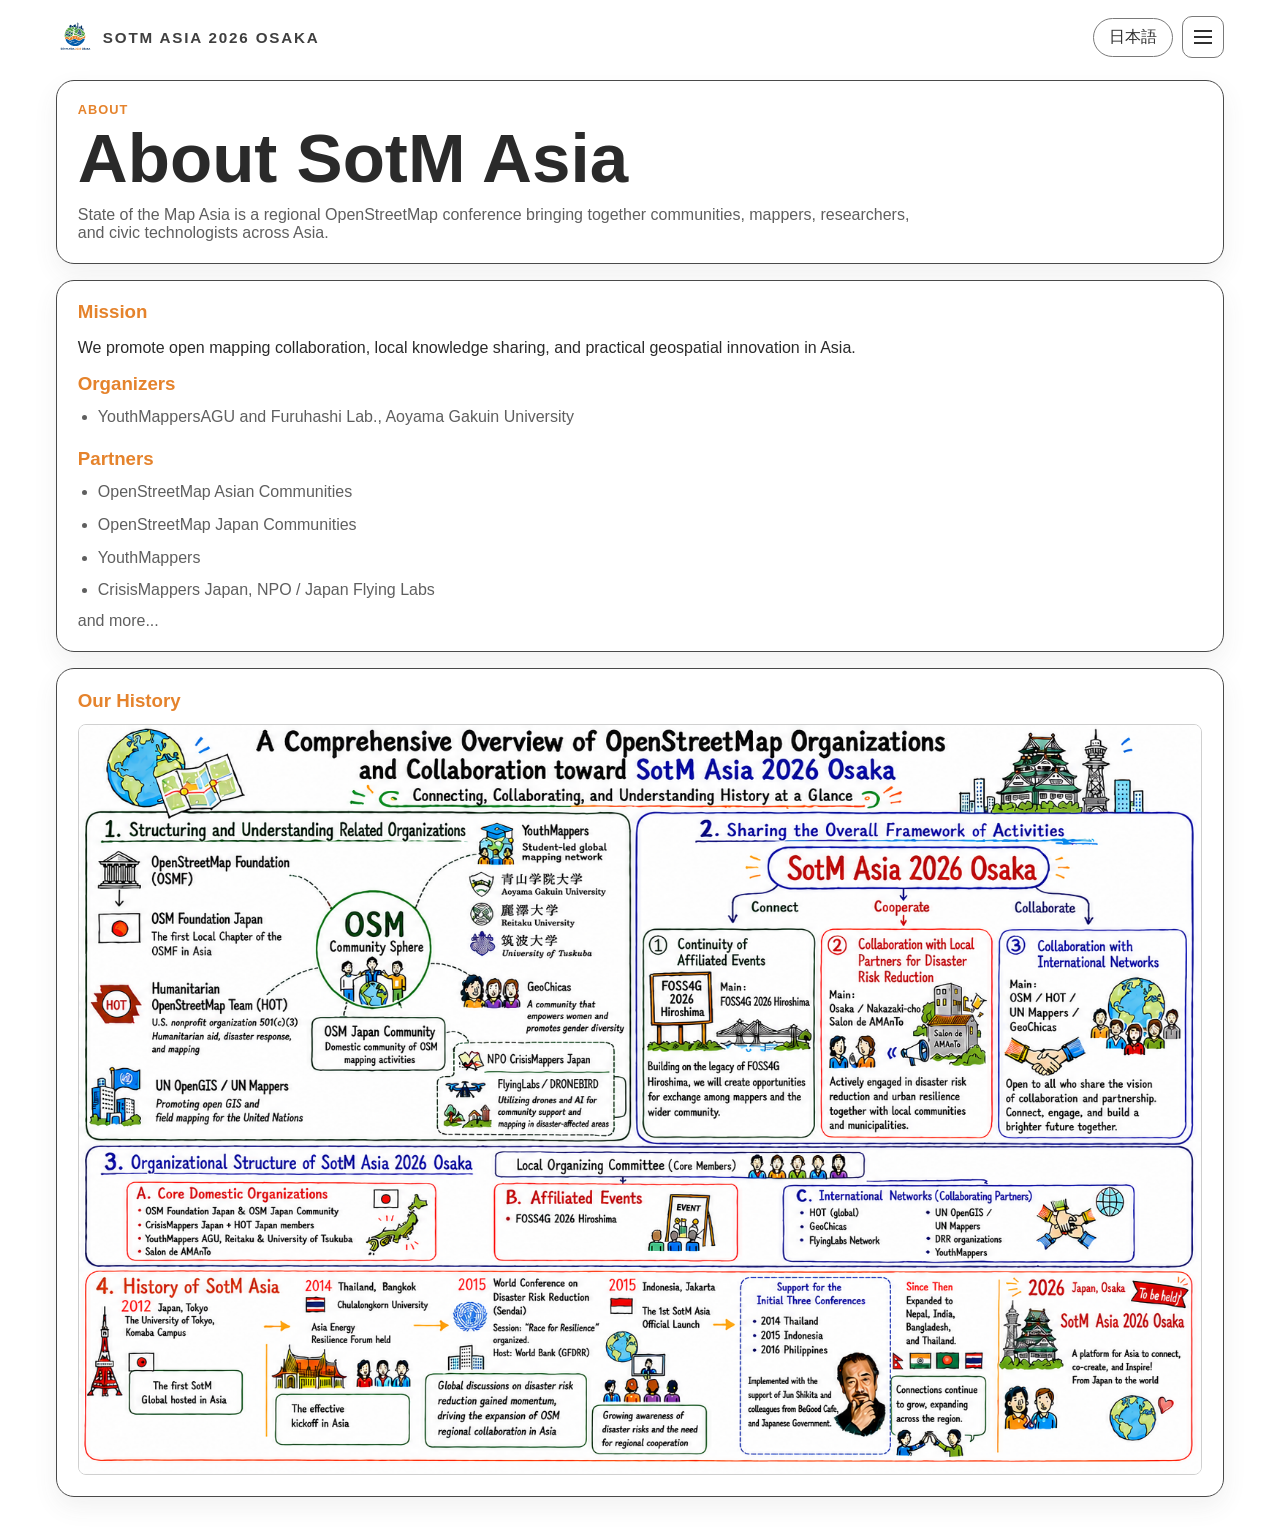
<file: about.html>
<!doctype html>
<html lang="en">
<head>
  <meta charset="utf-8" />
  <meta name="viewport" content="width=device-width, initial-scale=1" />
  <title>About SotM Asia | State of the Map Asia 2026 OSAKA</title>
  <meta name="description" content="About State of the Map Asia 2026 OSAKA" />
  <meta property="og:title" content="About SotM Asia | State of the Map Asia 2026 OSAKA" />
  <meta property="og:description" content="About State of the Map Asia 2026 OSAKA" />
  <meta property="og:type" content="website" />
  <meta property="og:image" content="assets/SotMAsia2026Osaka_Thumnail.jpg" />
  <link rel="icon" type="image/svg+xml" href="assets/SotMAsia2026Osaka_TakoyakiLogo.svg" />
  <link rel="stylesheet" href="styles.css" />
</head>
<body>
  <header class="topbar">
    <a class="brand" href="index.html" aria-label="Go to home"><img class="brand-mark" src="assets/SotMAsia2026Osaka_TakoyakiLogo.svg" alt="" /> <span>SotM Asia 2026 Osaka</span></a>
    <div class="top-actions">
      <button id="lang-toggle" class="lang-toggle" type="button" aria-label="Switch language">日本語</button>
      <button id="menu-toggle" class="menu-toggle" type="button" aria-label="Open menu" aria-expanded="false" aria-controls="site-menu"><span></span><span></span><span></span></button>
    </div>
  </header>

  <nav id="site-menu" class="site-menu" aria-hidden="true">
    <a href="index.html" data-i18n="menu_home">HOME</a>
    <a href="about.html" class="active" data-i18n="menu_about">About SotM Asia</a>
    <a href="news.html" data-i18n="menu_news">News</a>
    <a href="venue.html" data-i18n="menu_venue">Venue</a>
    <a href="schedule.html" data-i18n="menu_schedule">Schedule</a>
    <a href="mappingparties.html" data-i18n="menu_mapping">Mapping Parties</a>
    <a href="coc.html" data-i18n="menu_coc">Code of Conduct</a>
  </nav>

  <main class="layout">
    <section class="panel intro">
      <p class="eyebrow" data-i18n="eyebrow">About</p>
      <h1 data-i18n="title">About SotM Asia</h1>
      <p class="lead" data-i18n="lead">State of the Map Asia is a regional OpenStreetMap conference bringing together communities, mappers, researchers, and civic technologists across Asia.</p>
    </section>

    <section class="panel intro">
      <h3 data-i18n="mission_title">Mission</h3>
      <p data-i18n="mission_body">We promote open mapping collaboration, local knowledge sharing, and practical geospatial innovation in Asia.</p>
      <h3 data-i18n="org_title">Organizers</h3>
      <ul class="about-list">
        <li>YouthMappersAGU and Furuhashi Lab., Aoyama Gakuin University</li>
      </ul>
      <h3 data-i18n="partners_title">Partners</h3>
      <ul class="about-list">
        <li>OpenStreetMap Asian Communities</li>
        <li>OpenStreetMap Japan Communities</li>
        <li>YouthMappers</li>
        <li>CrisisMappers Japan, NPO / Japan Flying Labs</li>
      </ul>
      <p class="about-note">and more...</p>
    </section>

    <section class="panel intro history-section">
      <h3 data-i18n="history_title">Our History</h3>
      <img
        id="history-image"
        class="history-image"
        src="assets/SotMAsiaHistory_en.png"
        alt="SotM Asia history overview"
        loading="lazy"
      />
    </section>
  </main>

  <script>
    (function () {
      const dict = {
        en: {
          toggle: '日本語',
          description: 'About State of the Map Asia 2026 OSAKA',
          og_description: 'About State of the Map Asia 2026 OSAKA',
          menu_home: 'HOME', menu_about: 'About SotM Asia', menu_news: 'News', menu_venue: 'Venue', menu_schedule: 'Schedule', menu_mapping: 'Mapping Parties', menu_coc: 'Code of Conduct',
          eyebrow: 'About', title: 'About SotM Asia',
          lead: 'State of the Map Asia is a regional OpenStreetMap conference bringing together communities, mappers, researchers, and civic technologists across Asia.',
          mission_title: 'Mission', mission_body: 'We promote open mapping collaboration, local knowledge sharing, and practical geospatial innovation in Asia.',
          org_title: 'Organizers', partners_title: 'Partners',
          history_title: 'Our History',
          history_image: 'assets/SotMAsiaHistory_en.png',
          history_alt: 'SotM Asia history overview'
        },
        ja: {
          toggle: 'English',
          description: 'State of the Map Asia 2026 OSAKA の概要',
          og_description: 'State of the Map Asia 2026 OSAKA の概要',
          menu_home: 'HOME', menu_about: 'SotM Asia について', menu_news: 'ニュース', menu_venue: '会場', menu_schedule: 'スケジュール', menu_mapping: 'マッピングパーティ', menu_coc: '行動規範',
          eyebrow: '概要', title: 'SotM Asia について',
          lead: 'State of the Map Asia は、アジア各地のコミュニティ、マッパー、研究者、シビックテック実践者が集まる OpenStreetMap の地域カンファレンスです。',
          mission_title: 'ミッション', mission_body: 'オープンマッピングの協働、地域知の共有、実践的な地理空間イノベーションをアジアで推進します。',
          org_title: '運営', partners_title: 'パートナー',
          history_title: '歴史',
          history_image: 'assets/SotMAsiaHistory_ja.png',
          history_alt: 'SotM Asia の歴史概要'
        }
      };
      const menuToggle = document.getElementById('menu-toggle');
      const siteMenu = document.getElementById('site-menu');
      const langToggle = document.getElementById('lang-toggle');
      const metaDescription = document.querySelector('meta[name="description"]');
      const ogDescription = document.querySelector('meta[property="og:description"]');
      const historyImage = document.getElementById('history-image');
      function applyLang(lang) {
        const t = dict[lang] || dict.en;
        document.documentElement.lang = lang;
        langToggle.textContent = t.toggle;
        if (metaDescription) metaDescription.setAttribute('content', t.description);
        if (ogDescription) ogDescription.setAttribute('content', t.og_description);
        if (historyImage) {
          historyImage.setAttribute('src', t.history_image);
          historyImage.setAttribute('alt', t.history_alt);
        }
        document.querySelectorAll('[data-i18n]').forEach(function (el) {
          const key = el.getAttribute('data-i18n');
          if (t[key]) el.textContent = t[key];
        });
        localStorage.setItem('preferredLanguage', lang);
      }
      let currentLang = localStorage.getItem('preferredLanguage') === 'ja' ? 'ja' : 'en';
      applyLang(currentLang);
      langToggle.addEventListener('click', function () {
        currentLang = currentLang === 'en' ? 'ja' : 'en';
        applyLang(currentLang);
      });
      menuToggle.addEventListener('click', function () {
        const open = siteMenu.classList.toggle('open');
        menuToggle.setAttribute('aria-expanded', open ? 'true' : 'false');
        siteMenu.setAttribute('aria-hidden', open ? 'false' : 'true');
      });
    })();
  </script>
</body>
</html>
</file>
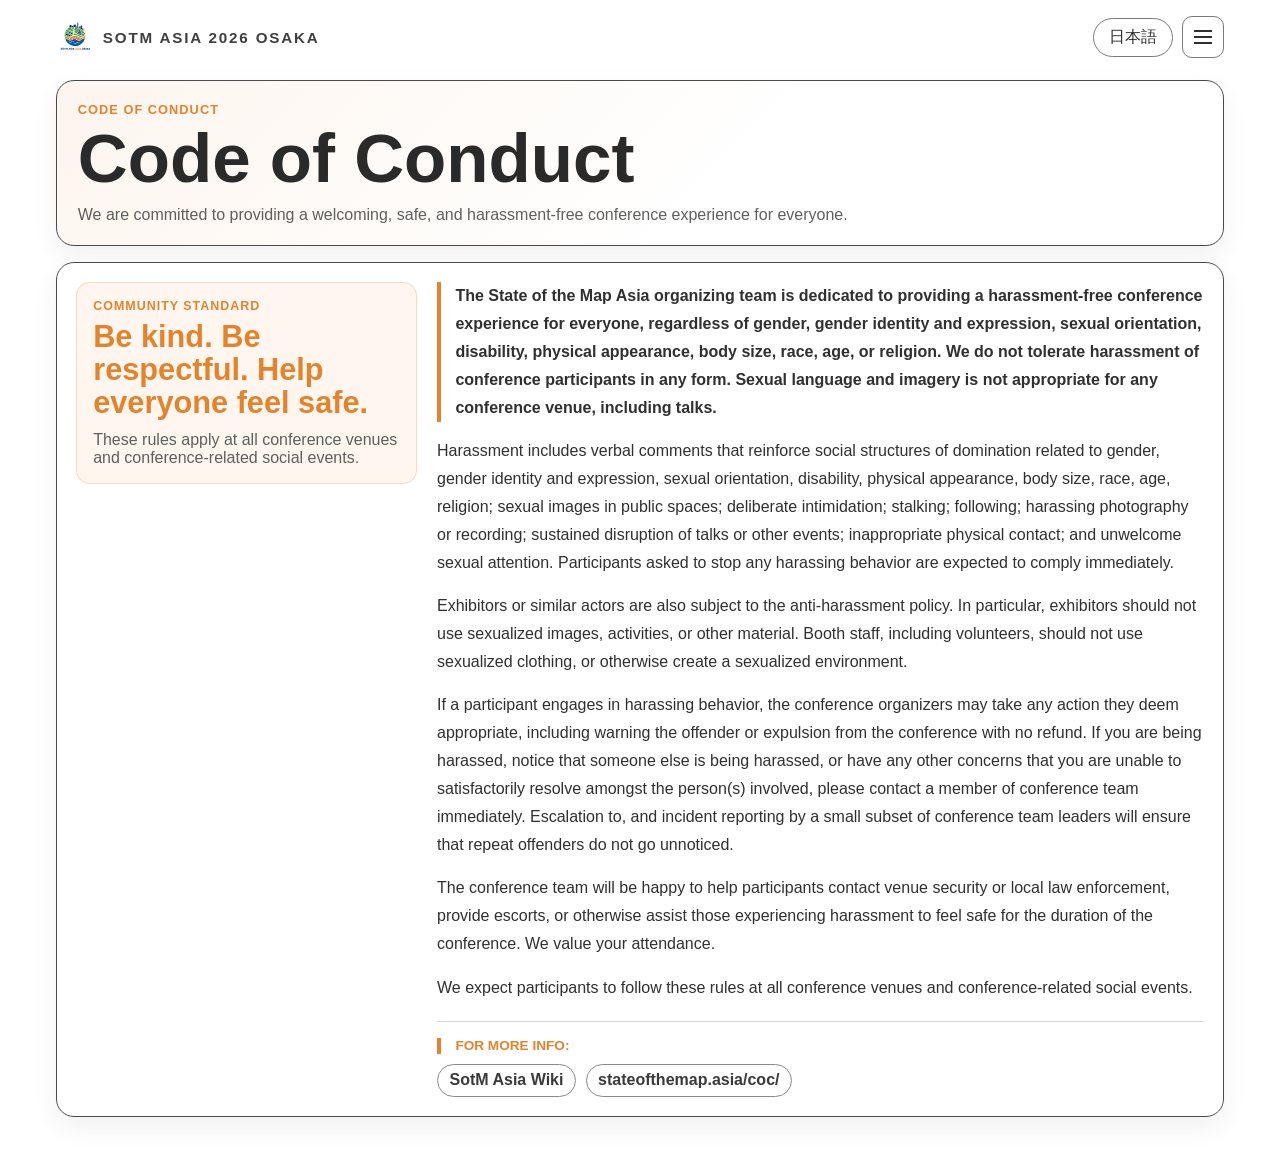
<file: coc.html>
<!doctype html>
<html lang="en">
<head>
  <meta charset="utf-8" />
  <meta name="viewport" content="width=device-width, initial-scale=1" />
  <title>Code of Conduct | State of the Map Asia 2026 OSAKA</title>
  <meta name="description" content="Code of Conduct for State of the Map Asia 2026 OSAKA" />
  <meta property="og:title" content="Code of Conduct | State of the Map Asia 2026 OSAKA" />
  <meta property="og:description" content="Code of Conduct for State of the Map Asia 2026 OSAKA" />
  <meta property="og:type" content="website" />
  <meta property="og:image" content="assets/SotMAsia2026Osaka_Thumnail.jpg" />
  <link rel="icon" type="image/svg+xml" href="assets/SotMAsia2026Osaka_TakoyakiLogo.svg" />
  <link rel="stylesheet" href="styles.css" />
</head>
<body>
  <header class="topbar">
    <a class="brand" href="index.html" aria-label="Go to home"><img class="brand-mark" src="assets/SotMAsia2026Osaka_TakoyakiLogo.svg" alt="" /> <span>SotM Asia 2026 Osaka</span></a>
    <div class="top-actions">
      <button id="lang-toggle" class="lang-toggle" type="button" aria-label="Switch language">日本語</button>
      <button id="menu-toggle" class="menu-toggle" type="button" aria-label="Open menu" aria-expanded="false" aria-controls="site-menu"><span></span><span></span><span></span></button>
    </div>
  </header>

  <nav id="site-menu" class="site-menu" aria-hidden="true">
    <a href="index.html" data-i18n="menu_home">HOME</a>
    <a href="about.html" data-i18n="menu_about">About SotM Asia</a>
    <a href="news.html" data-i18n="menu_news">News</a>
    <a href="venue.html" data-i18n="menu_venue">Venue</a>
    <a href="schedule.html" data-i18n="menu_schedule">Schedule</a>
    <a href="mappingparties.html" data-i18n="menu_mapping">Mapping Parties</a>
    <a href="coc.html" class="active" data-i18n="menu_coc">Code of Conduct</a>
  </nav>

  <main class="layout">
    <section class="panel intro coc-hero">
      <p class="eyebrow" data-i18n="eyebrow">Code of Conduct</p>
      <h1 data-i18n="title">Code of Conduct</h1>
      <p class="lead" data-i18n="lead">We are committed to providing a welcoming, safe, and harassment-free conference experience for everyone.</p>
    </section>

    <section class="panel coc-panel">
      <div class="coc-aside">
        <p class="coc-label" data-i18n="aside_label">Community Standard</p>
        <h2 data-i18n="aside_title">Be kind. Be respectful. Help everyone feel safe.</h2>
        <p data-i18n="aside_body">These rules apply at all conference venues and conference-related social events.</p>
      </div>

      <article class="coc-copy">
        <p data-i18n="p1">The State of the Map Asia organizing team is dedicated to providing a harassment-free conference experience for everyone, regardless of gender, gender identity and expression, sexual orientation, disability, physical appearance, body size, race, age, or religion. We do not tolerate harassment of conference participants in any form. Sexual language and imagery is not appropriate for any conference venue, including talks.</p>
        <p data-i18n="p2">Harassment includes verbal comments that reinforce social structures of domination related to gender, gender identity and expression, sexual orientation, disability, physical appearance, body size, race, age, religion; sexual images in public spaces; deliberate intimidation; stalking; following; harassing photography or recording; sustained disruption of talks or other events; inappropriate physical contact; and unwelcome sexual attention. Participants asked to stop any harassing behavior are expected to comply immediately.</p>
        <p data-i18n="p3">Exhibitors or similar actors are also subject to the anti-harassment policy. In particular, exhibitors should not use sexualized images, activities, or other material. Booth staff, including volunteers, should not use sexualized clothing, or otherwise create a sexualized environment.</p>
        <p data-i18n="p4">If a participant engages in harassing behavior, the conference organizers may take any action they deem appropriate, including warning the offender or expulsion from the conference with no refund. If you are being harassed, notice that someone else is being harassed, or have any other concerns that you are unable to satisfactorily resolve amongst the person(s) involved, please contact a member of conference team immediately. Escalation to, and incident reporting by a small subset of conference team leaders will ensure that repeat offenders do not go unnoticed.</p>
        <p data-i18n="p5">The conference team will be happy to help participants contact venue security or local law enforcement, provide escorts, or otherwise assist those experiencing harassment to feel safe for the duration of the conference. We value your attendance.</p>
        <p data-i18n="p6">We expect participants to follow these rules at all conference venues and conference-related social events.</p>

        <div class="coc-links">
          <p data-i18n="more_info">For more info:</p>
          <a href="https://wiki.openstreetmap.org/wiki/State_of_the_Map_Asia" target="_blank" rel="noopener noreferrer">SotM Asia Wiki</a>
          <a href="https://stateofthemap.asia/coc/" target="_blank" rel="noopener noreferrer">stateofthemap.asia/coc/</a>
        </div>
      </article>
    </section>
  </main>

  <script>
    (function () {
      const dict = {
        en: {
          toggle: '日本語',
          description: 'Code of Conduct for State of the Map Asia 2026 OSAKA',
          og_description: 'Code of Conduct for State of the Map Asia 2026 OSAKA',
          menu_home: 'HOME',
          menu_about: 'About SotM Asia',
          menu_news: 'News',
          menu_venue: 'Venue',
          menu_schedule: 'Schedule',
          menu_mapping: 'Mapping Parties',
          menu_coc: 'Code of Conduct',
          eyebrow: 'Code of Conduct',
          title: 'Code of Conduct',
          lead: 'We are committed to providing a welcoming, safe, and harassment-free conference experience for everyone.',
          aside_label: 'Community Standard',
          aside_title: 'Be kind. Be respectful. Help everyone feel safe.',
          aside_body: 'These rules apply at all conference venues and conference-related social events.',
          p1: 'The State of the Map Asia organizing team is dedicated to providing a harassment-free conference experience for everyone, regardless of gender, gender identity and expression, sexual orientation, disability, physical appearance, body size, race, age, or religion. We do not tolerate harassment of conference participants in any form. Sexual language and imagery is not appropriate for any conference venue, including talks.',
          p2: 'Harassment includes verbal comments that reinforce social structures of domination related to gender, gender identity and expression, sexual orientation, disability, physical appearance, body size, race, age, religion; sexual images in public spaces; deliberate intimidation; stalking; following; harassing photography or recording; sustained disruption of talks or other events; inappropriate physical contact; and unwelcome sexual attention. Participants asked to stop any harassing behavior are expected to comply immediately.',
          p3: 'Exhibitors or similar actors are also subject to the anti-harassment policy. In particular, exhibitors should not use sexualized images, activities, or other material. Booth staff, including volunteers, should not use sexualized clothing, or otherwise create a sexualized environment.',
          p4: 'If a participant engages in harassing behavior, the conference organizers may take any action they deem appropriate, including warning the offender or expulsion from the conference with no refund. If you are being harassed, notice that someone else is being harassed, or have any other concerns that you are unable to satisfactorily resolve amongst the person(s) involved, please contact a member of conference team immediately. Escalation to, and incident reporting by a small subset of conference team leaders will ensure that repeat offenders do not go unnoticed.',
          p5: 'The conference team will be happy to help participants contact venue security or local law enforcement, provide escorts, or otherwise assist those experiencing harassment to feel safe for the duration of the conference. We value your attendance.',
          p6: 'We expect participants to follow these rules at all conference venues and conference-related social events.',
          more_info: 'For more info:'
        },
        ja: {
          toggle: 'English',
          description: 'State of the Map Asia 2026 OSAKA の行動規範',
          og_description: 'State of the Map Asia 2026 OSAKA の行動規範',
          menu_home: 'HOME',
          menu_about: 'SotM Asia について',
          menu_news: 'ニュース',
          menu_venue: '会場',
          menu_schedule: 'スケジュール',
          menu_mapping: 'マッピングパーティ',
          menu_coc: '行動規範',
          eyebrow: '行動規範',
          title: 'Code of Conduct',
          lead: 'すべての参加者にとって歓迎され、安全で、ハラスメントのないカンファレンス体験を提供することを約束します。',
          aside_label: 'コミュニティ標準',
          aside_title: '親切に。敬意をもって。誰もが安心できる場に。',
          aside_body: 'このルールは、すべてのカンファレンス会場および関連する交流イベントに適用されます。',
          p1: 'State of the Map Asia 運営チームは、性別、性自認および性表現、性的指向、障害、身体的特徴、体格、人種、年齢、宗教にかかわらず、すべての人にハラスメントのないカンファレンス体験を提供することに努めます。参加者へのいかなる形のハラスメントも容認しません。性的な言葉や画像は、発表を含むいかなるカンファレンス会場にもふさわしくありません。',
          p2: 'ハラスメントには、性別、性自認および性表現、性的指向、障害、身体的特徴、体格、人種、年齢、宗教に関する支配的な社会構造を強化する発言、公の場での性的な画像、意図的な威圧、ストーキング、つきまとい、嫌がらせとなる写真撮影や録音、発表やイベントの継続的な妨害、不適切な身体的接触、望まれない性的関心などが含まれます。ハラスメント行為をやめるよう求められた参加者は、ただちに従うことが期待されます。',
          p3: '出展者または同様の立場の関係者も、反ハラスメントポリシーの対象です。特に、出展者は性的な画像、活動、その他の素材を使用してはなりません。ボランティアを含むブーススタッフは、性的な服装をしたり、性的な環境を作り出したりしてはなりません。',
          p4: '参加者がハラスメント行為を行った場合、カンファレンス主催者は、警告や返金なしの退場を含め、適切と判断するあらゆる対応を取ることがあります。ハラスメントを受けている場合、他の人がハラスメントを受けていることに気づいた場合、または当事者間で十分に解決できない懸念がある場合は、ただちにカンファレンスチームのメンバーに連絡してください。少人数のカンファレンスチームリーダーへのエスカレーションとインシデント報告により、繰り返し問題を起こす人が見過ごされないようにします。',
          p5: 'カンファレンスチームは、参加者が会場警備や地域の法執行機関へ連絡すること、付き添いを提供すること、またハラスメントを受けた人が会期中安全だと感じられるよう支援することに協力します。みなさんの参加を大切にしています。',
          p6: '参加者には、すべてのカンファレンス会場および関連する交流イベントで、これらのルールに従うことを期待します。',
          more_info: '詳しくは:'
        }
      };
      const menuToggle = document.getElementById('menu-toggle');
      const siteMenu = document.getElementById('site-menu');
      const langToggle = document.getElementById('lang-toggle');
      const metaDescription = document.querySelector('meta[name="description"]');
      const ogDescription = document.querySelector('meta[property="og:description"]');
      function applyLang(lang) {
        const t = dict[lang] || dict.en;
        document.documentElement.lang = lang;
        langToggle.textContent = t.toggle;
        if (metaDescription) metaDescription.setAttribute('content', t.description);
        if (ogDescription) ogDescription.setAttribute('content', t.og_description);
        document.querySelectorAll('[data-i18n]').forEach(function (el) {
          const key = el.getAttribute('data-i18n');
          if (t[key]) el.textContent = t[key];
        });
        localStorage.setItem('preferredLanguage', lang);
      }
      let currentLang = localStorage.getItem('preferredLanguage') === 'ja' ? 'ja' : 'en';
      applyLang(currentLang);
      langToggle.addEventListener('click', function () {
        currentLang = currentLang === 'en' ? 'ja' : 'en';
        applyLang(currentLang);
      });
      menuToggle.addEventListener('click', function () {
        const open = siteMenu.classList.toggle('open');
        menuToggle.setAttribute('aria-expanded', open ? 'true' : 'false');
        siteMenu.setAttribute('aria-hidden', open ? 'false' : 'true');
      });
    })();
  </script>
</body>
</html>
</file>
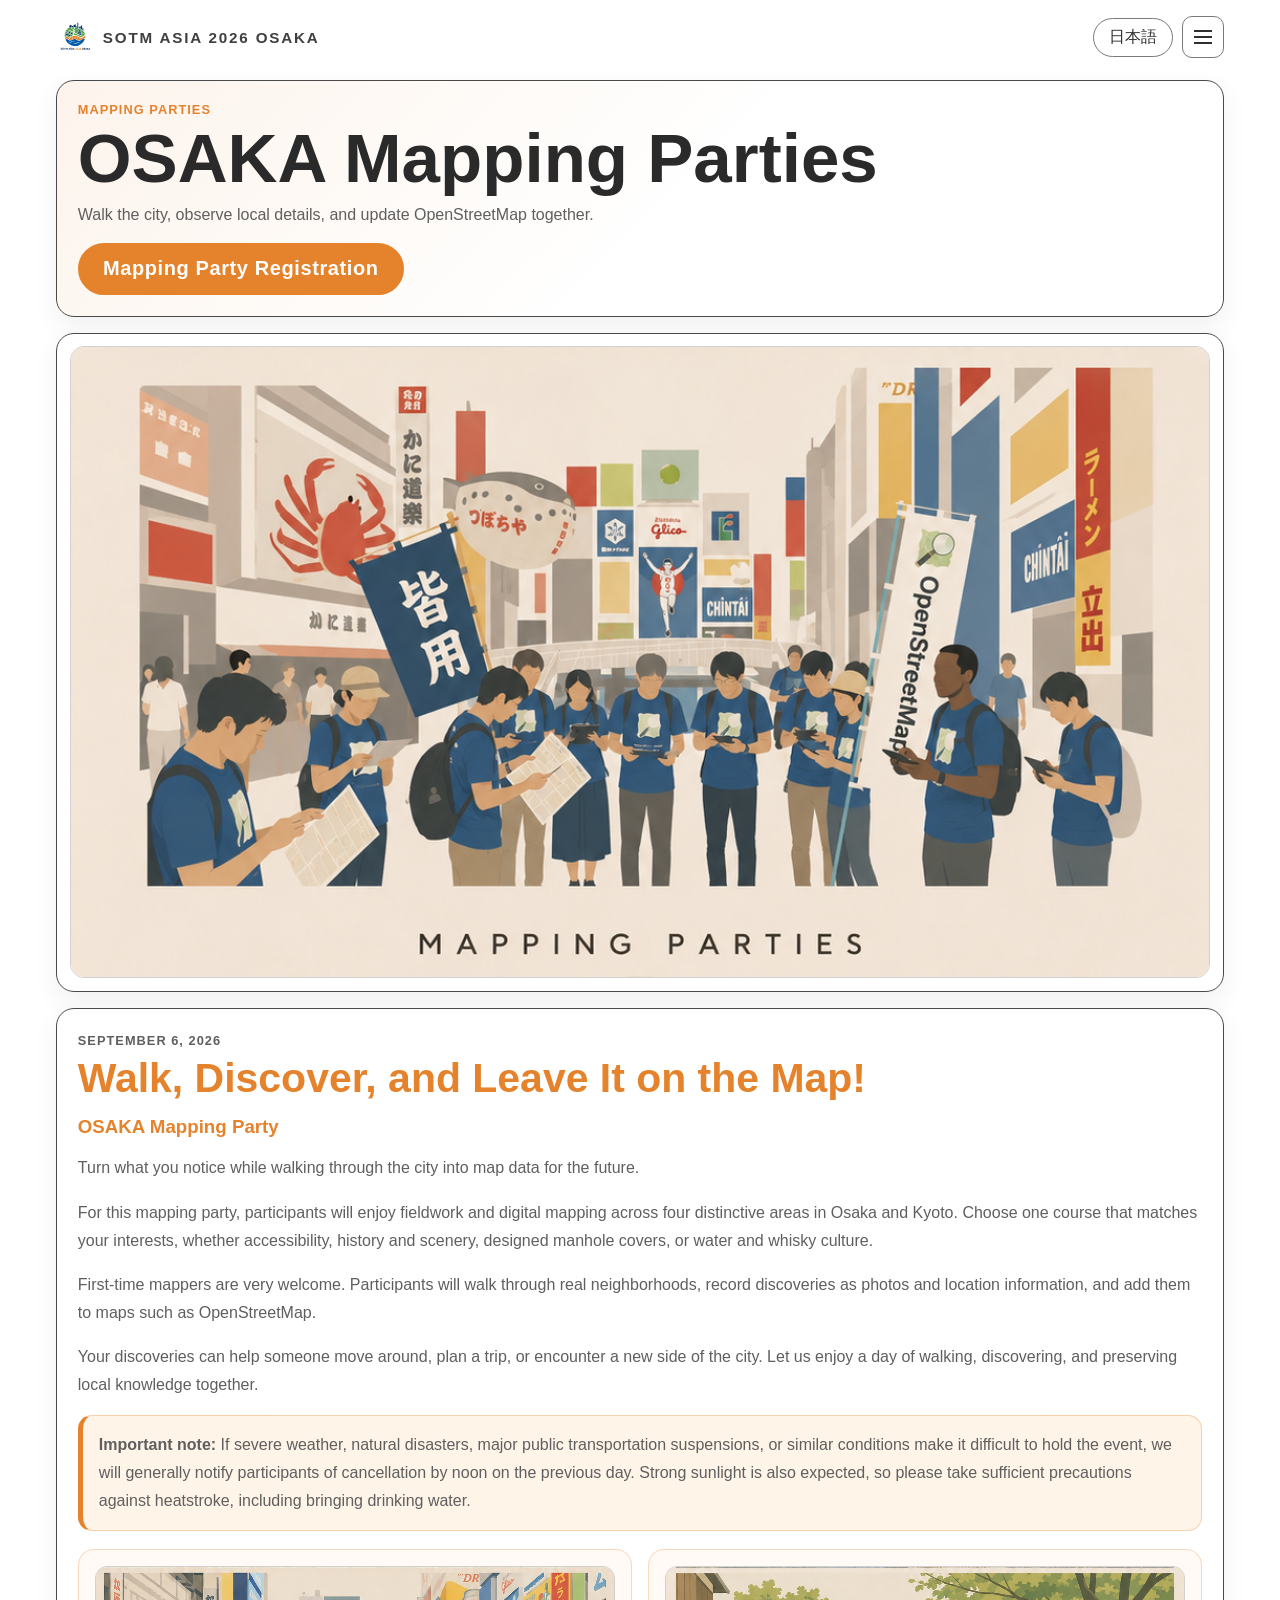
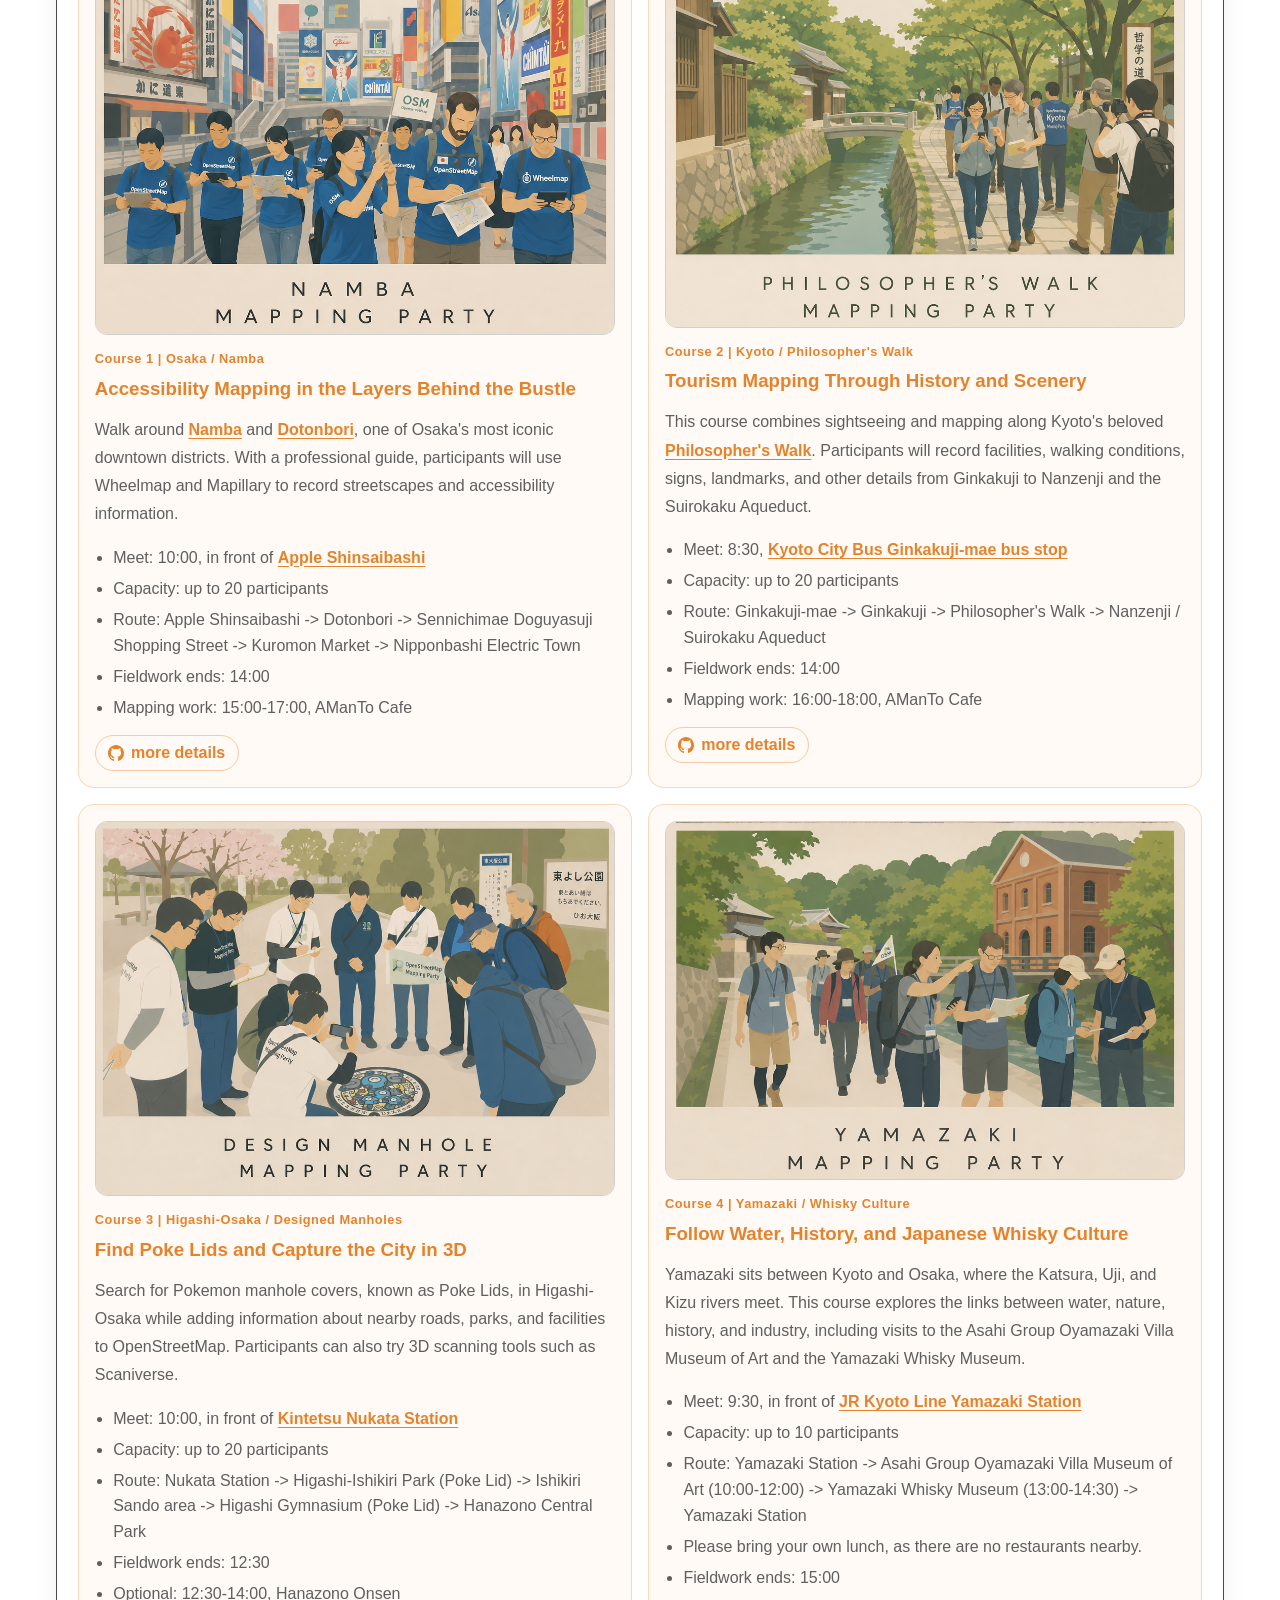
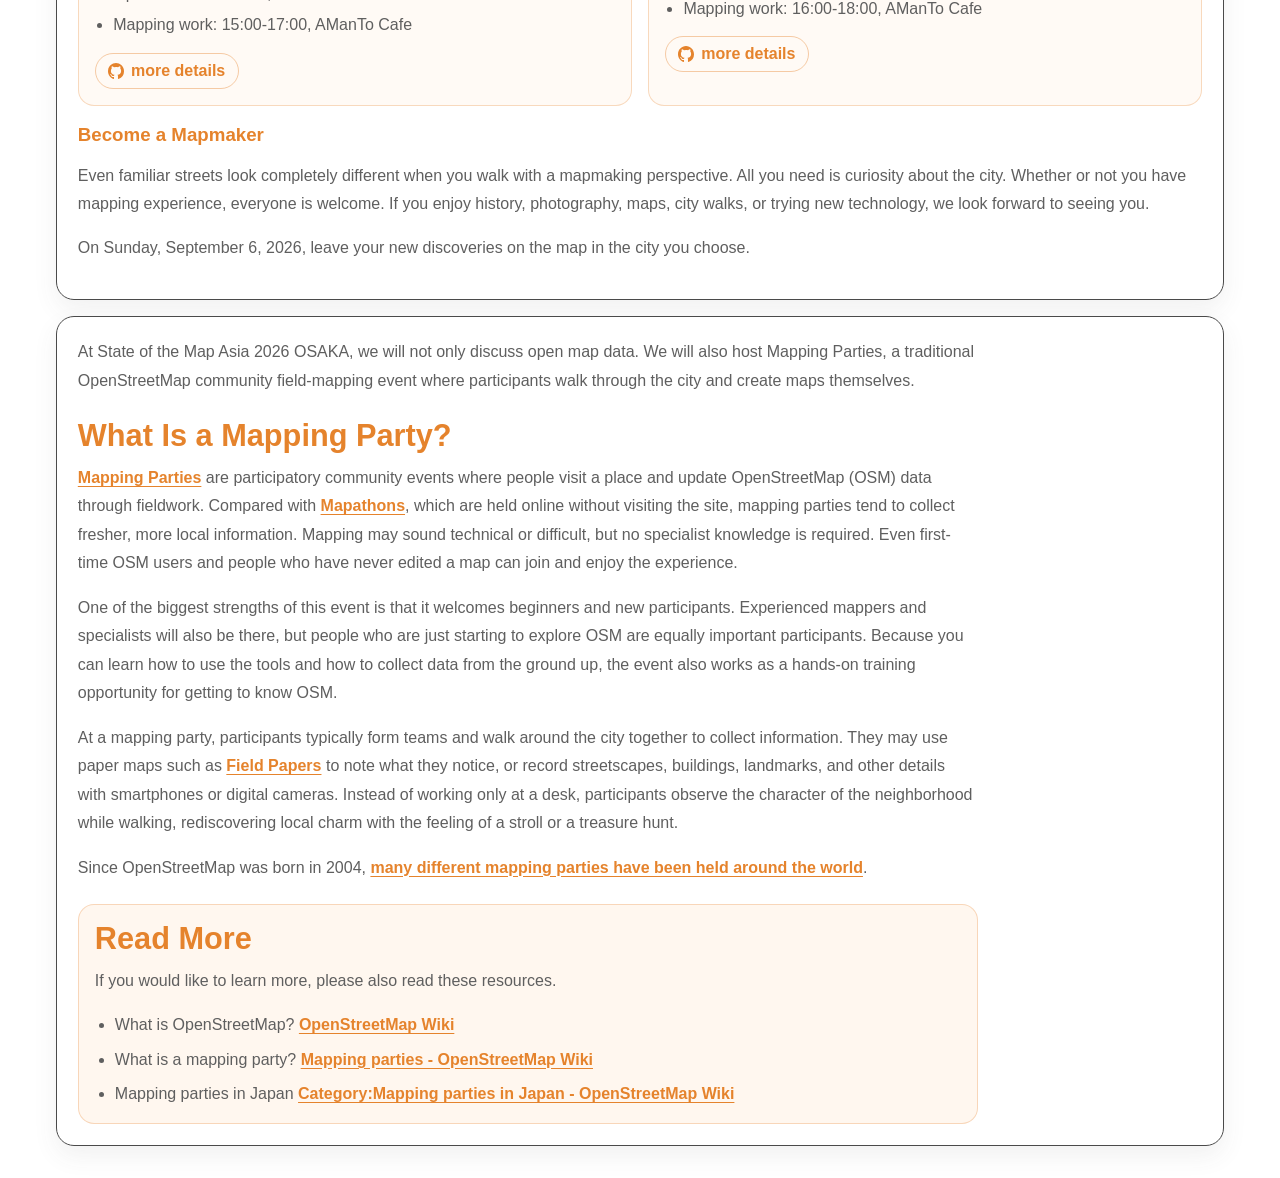
<file: mappingparties.html>
<!doctype html>
<html lang="en">
<head>
  <meta charset="utf-8" />
  <meta name="viewport" content="width=device-width, initial-scale=1" />
  <title>Mapping Parties | State of the Map Asia 2026 OSAKA</title>
  <meta name="description" content="OSAKA Mapping Parties for State of the Map Asia 2026 OSAKA" />
  <meta property="og:title" content="Mapping Parties | State of the Map Asia 2026 OSAKA" />
  <meta property="og:description" content="OSAKA Mapping Parties for State of the Map Asia 2026 OSAKA" />
  <meta property="og:type" content="website" />
  <meta property="og:image" content="assets/SotMAsia2026Osaka_Thumnail.jpg" />
  <link rel="icon" type="image/svg+xml" href="assets/SotMAsia2026Osaka_TakoyakiLogo.svg" />
  <link rel="stylesheet" href="styles.css" />
</head>
<body>
  <header class="topbar">
    <a class="brand" href="index.html" aria-label="Go to home"><img class="brand-mark" src="assets/SotMAsia2026Osaka_TakoyakiLogo.svg" alt="" /> <span>SotM Asia 2026 Osaka</span></a>
    <div class="top-actions">
      <button id="lang-toggle" class="lang-toggle" type="button" aria-label="Switch language">日本語</button>
      <button id="menu-toggle" class="menu-toggle" type="button" aria-label="Open menu" aria-expanded="false" aria-controls="site-menu"><span></span><span></span><span></span></button>
    </div>
  </header>

  <nav id="site-menu" class="site-menu" aria-hidden="true">
    <a href="index.html" data-i18n="menu_home">HOME</a>
    <a href="about.html" data-i18n="menu_about">About SotM Asia</a>
    <a href="news.html" data-i18n="menu_news">News</a>
    <a href="venue.html" data-i18n="menu_venue">Venue</a>
    <a href="schedule.html" data-i18n="menu_schedule">Schedule</a>
    <a href="mappingparties.html" class="active" data-i18n="menu_mapping">Mapping Parties</a>
    <a href="coc.html" data-i18n="menu_coc">Code of Conduct</a>
  </nav>

  <main class="layout">
    <section class="panel intro mapping-hero">
      <p class="eyebrow" data-i18n="eyebrow">Mapping Parties</p>
      <h1 data-i18n="title">OSAKA Mapping Parties</h1>
      <p class="lead" data-i18n="lead">Walk the city, observe local details, and update OpenStreetMap together.</p>
      <div class="hero-actions">
        <a class="registration-cta" href="https://osakamappingparties2026.peatix.com" target="_blank" rel="noopener noreferrer" data-i18n="mapping_registration_cta">Mapping Party Registration</a>
      </div>
    </section>

    <section class="panel mapping-image-panel">
      <img
        class="mapping-image"
        src="assets/MappingParties_image_minimal.png"
        alt="Illustration of participants joining a mapping party in Osaka"
        loading="lazy"
      />
    </section>

    <section class="panel mapping-event-panel">
      <article class="mapping-event-copy en-only" lang="en">
        <p class="eyebrow">September 6, 2026</p>
        <h2>Walk, Discover, and Leave It on the Map!</h2>
        <h3>OSAKA Mapping Party</h3>
        <p>Turn what you notice while walking through the city into map data for the future.</p>
        <p>For this mapping party, participants will enjoy fieldwork and digital mapping across four distinctive areas in Osaka and Kyoto. Choose one course that matches your interests, whether accessibility, history and scenery, designed manhole covers, or water and whisky culture.</p>
        <p>First-time mappers are very welcome. Participants will walk through real neighborhoods, record discoveries as photos and location information, and add them to maps such as OpenStreetMap.</p>
        <p>Your discoveries can help someone move around, plan a trip, or encounter a new side of the city. Let us enjoy a day of walking, discovering, and preserving local knowledge together.</p>
        <p class="event-note"><strong>Important note:</strong> If severe weather, natural disasters, major public transportation suspensions, or similar conditions make it difficult to hold the event, we will generally notify participants of cancellation by noon on the previous day. Strong sunlight is also expected, so please take sufficient precautions against heatstroke, including bringing drinking water.</p>

        <div class="course-grid">
          <article class="course-card">
            <img class="course-image" src="assets/namba_mappingparty_image_minimal.png" alt="Namba mapping party illustration" loading="lazy" />
            <p class="course-label">Course 1 | Osaka / Namba</p>
            <h3>Accessibility Mapping in the Layers Behind the Bustle</h3>
            <p>Walk around <a href="https://ja.wikipedia.org/wiki/%E9%9B%A3%E6%B3%A2" target="_blank" rel="noopener noreferrer">Namba</a> and <a href="https://en.wikipedia.org/wiki/D%C5%8Dtonbori" target="_blank" rel="noopener noreferrer">Dotonbori</a>, one of Osaka's most iconic downtown districts. With a professional guide, participants will use Wheelmap and Mapillary to record streetscapes and accessibility information.</p>
            <ul>
              <li>Meet: 10:00, in front of <a href="https://maps.app.goo.gl/jhQPwkgWKfkcTqPn7" target="_blank" rel="noopener noreferrer">Apple Shinsaibashi</a></li>
              <li>Capacity: up to 20 participants</li>
              <li>Route: Apple Shinsaibashi -> Dotonbori -> Sennichimae Doguyasuji Shopping Street -> Kuromon Market -> Nipponbashi Electric Town</li>
              <li>Fieldwork ends: 14:00</li>
              <li>Mapping work: 15:00-17:00, AManTo Cafe</li>
            </ul>
            <a class="course-details-link" href="https://github.com/sotm-asia/sotm-asia-2026-website/issues/13" target="_blank" rel="noopener noreferrer" aria-label="More details for Course 1 on GitHub">
              <svg viewBox="0 0 16 16" aria-hidden="true" focusable="false">
                <path d="M8 0C3.58 0 0 3.67 0 8.2c0 3.62 2.29 6.69 5.47 7.77.4.08.55-.18.55-.4 0-.2-.01-.86-.01-1.56-2.01.38-2.53-.5-2.69-.96-.09-.24-.48-.96-.82-1.16-.28-.16-.68-.55-.01-.56.63-.01 1.08.59 1.23.84.72 1.24 1.87.89 2.33.68.07-.53.28-.89.51-1.09-1.78-.21-3.64-.91-3.64-4.05 0-.89.31-1.62.82-2.19-.08-.21-.36-1.04.08-2.16 0 0 .67-.22 2.2.84A7.4 7.4 0 0 1 8 3.93c.68 0 1.36.09 2 .27 1.53-1.06 2.2-.84 2.2-.84.44 1.12.16 1.95.08 2.16.51.57.82 1.3.82 2.19 0 3.15-1.87 3.84-3.65 4.05.29.25.54.75.54 1.52 0 1.1-.01 1.98-.01 2.25 0 .22.15.48.55.4A8.05 8.05 0 0 0 16 8.2C16 3.67 12.42 0 8 0Z" />
              </svg>
              <span>more details</span>
            </a>
          </article>

          <article class="course-card">
            <img class="course-image" src="assets/tetsugaku_mappingparty_image_minimal.png" alt="Philosopher's Walk mapping party illustration" loading="lazy" />
            <p class="course-label">Course 2 | Kyoto / Philosopher's Walk</p>
            <h3>Tourism Mapping Through History and Scenery</h3>
            <p>This course combines sightseeing and mapping along Kyoto's beloved <a href="https://en.wikipedia.org/wiki/Philosopher%27s_Walk" target="_blank" rel="noopener noreferrer">Philosopher's Walk</a>. Participants will record facilities, walking conditions, signs, landmarks, and other details from Ginkakuji to Nanzenji and the Suirokaku Aqueduct.</p>
            <ul>
              <li>Meet: 8:30, <a href="https://maps.app.goo.gl/W4JGD6ViqEgH85DY7" target="_blank" rel="noopener noreferrer">Kyoto City Bus Ginkakuji-mae bus stop</a></li>
              <li>Capacity: up to 20 participants</li>
              <li>Route: Ginkakuji-mae -> Ginkakuji -> Philosopher's Walk -> Nanzenji / Suirokaku Aqueduct</li>
              <li>Fieldwork ends: 14:00</li>
              <li>Mapping work: 16:00-18:00, AManTo Cafe</li>
            </ul>
            <a class="course-details-link" href="https://github.com/sotm-asia/sotm-asia-2026-website/issues/14" target="_blank" rel="noopener noreferrer" aria-label="More details for Course 2 on GitHub">
              <svg viewBox="0 0 16 16" aria-hidden="true" focusable="false">
                <path d="M8 0C3.58 0 0 3.67 0 8.2c0 3.62 2.29 6.69 5.47 7.77.4.08.55-.18.55-.4 0-.2-.01-.86-.01-1.56-2.01.38-2.53-.5-2.69-.96-.09-.24-.48-.96-.82-1.16-.28-.16-.68-.55-.01-.56.63-.01 1.08.59 1.23.84.72 1.24 1.87.89 2.33.68.07-.53.28-.89.51-1.09-1.78-.21-3.64-.91-3.64-4.05 0-.89.31-1.62.82-2.19-.08-.21-.36-1.04.08-2.16 0 0 .67-.22 2.2.84A7.4 7.4 0 0 1 8 3.93c.68 0 1.36.09 2 .27 1.53-1.06 2.2-.84 2.2-.84.44 1.12.16 1.95.08 2.16.51.57.82 1.3.82 2.19 0 3.15-1.87 3.84-3.65 4.05.29.25.54.75.54 1.52 0 1.1-.01 1.98-.01 2.25 0 .22.15.48.55.4A8.05 8.05 0 0 0 16 8.2C16 3.67 12.42 0 8 0Z" />
              </svg>
              <span>more details</span>
            </a>
          </article>

          <article class="course-card">
            <img class="course-image" src="assets/manhole_mappingparty_image_minimal.png" alt="Designed manhole mapping party illustration" loading="lazy" />
            <p class="course-label">Course 3 | Higashi-Osaka / Designed Manholes</p>
            <h3>Find Poke Lids and Capture the City in 3D</h3>
            <p>Search for Pokemon manhole covers, known as Poke Lids, in Higashi-Osaka while adding information about nearby roads, parks, and facilities to OpenStreetMap. Participants can also try 3D scanning tools such as Scaniverse.</p>
            <ul>
              <li>Meet: 10:00, in front of <a href="https://maps.app.goo.gl/XVmvumce1PFWp5jF8" target="_blank" rel="noopener noreferrer">Kintetsu Nukata Station</a></li>
              <li>Capacity: up to 20 participants</li>
              <li>Route: Nukata Station -> Higashi-Ishikiri Park (Poke Lid) -> Ishikiri Sando area -> Higashi Gymnasium (Poke Lid) -> Hanazono Central Park</li>
              <li>Fieldwork ends: 12:30</li>
              <li>Optional: 12:30-14:00, Hanazono Onsen</li>
              <li>Mapping work: 15:00-17:00, AManTo Cafe</li>
            </ul>
            <a class="course-details-link" href="https://github.com/sotm-asia/sotm-asia-2026-website/issues/12" target="_blank" rel="noopener noreferrer" aria-label="More details for Course 3 on GitHub">
              <svg viewBox="0 0 16 16" aria-hidden="true" focusable="false">
                <path d="M8 0C3.58 0 0 3.67 0 8.2c0 3.62 2.29 6.69 5.47 7.77.4.08.55-.18.55-.4 0-.2-.01-.86-.01-1.56-2.01.38-2.53-.5-2.69-.96-.09-.24-.48-.96-.82-1.16-.28-.16-.68-.55-.01-.56.63-.01 1.08.59 1.23.84.72 1.24 1.87.89 2.33.68.07-.53.28-.89.51-1.09-1.78-.21-3.64-.91-3.64-4.05 0-.89.31-1.62.82-2.19-.08-.21-.36-1.04.08-2.16 0 0 .67-.22 2.2.84A7.4 7.4 0 0 1 8 3.93c.68 0 1.36.09 2 .27 1.53-1.06 2.2-.84 2.2-.84.44 1.12.16 1.95.08 2.16.51.57.82 1.3.82 2.19 0 3.15-1.87 3.84-3.65 4.05.29.25.54.75.54 1.52 0 1.1-.01 1.98-.01 2.25 0 .22.15.48.55.4A8.05 8.05 0 0 0 16 8.2C16 3.67 12.42 0 8 0Z" />
              </svg>
              <span>more details</span>
            </a>
          </article>

          <article class="course-card">
            <img class="course-image" src="assets/yamazaki_mappingparty_image_minimal.png" alt="Yamazaki mapping party illustration" loading="lazy" />
            <p class="course-label">Course 4 | Yamazaki / Whisky Culture</p>
            <h3>Follow Water, History, and Japanese Whisky Culture</h3>
            <p>Yamazaki sits between Kyoto and Osaka, where the Katsura, Uji, and Kizu rivers meet. This course explores the links between water, nature, history, and industry, including visits to the Asahi Group Oyamazaki Villa Museum of Art and the Yamazaki Whisky Museum.</p>
            <ul>
              <li>Meet: 9:30, in front of <a href="https://maps.app.goo.gl/dfFnC9EEYXffoh6J9" target="_blank" rel="noopener noreferrer">JR Kyoto Line Yamazaki Station</a></li>
              <li>Capacity: up to 10 participants</li>
              <li>Route: Yamazaki Station -> Asahi Group Oyamazaki Villa Museum of Art (10:00-12:00) -> Yamazaki Whisky Museum (13:00-14:30) -> Yamazaki Station</li>
              <li>Please bring your own lunch, as there are no restaurants nearby.</li>
              <li>Fieldwork ends: 15:00</li>
              <li>Mapping work: 16:00-18:00, AManTo Cafe</li>
            </ul>
            <a class="course-details-link" href="https://github.com/sotm-asia/sotm-asia-2026-website/issues/11" target="_blank" rel="noopener noreferrer" aria-label="More details for Course 4 on GitHub">
              <svg viewBox="0 0 16 16" aria-hidden="true" focusable="false">
                <path d="M8 0C3.58 0 0 3.67 0 8.2c0 3.62 2.29 6.69 5.47 7.77.4.08.55-.18.55-.4 0-.2-.01-.86-.01-1.56-2.01.38-2.53-.5-2.69-.96-.09-.24-.48-.96-.82-1.16-.28-.16-.68-.55-.01-.56.63-.01 1.08.59 1.23.84.72 1.24 1.87.89 2.33.68.07-.53.28-.89.51-1.09-1.78-.21-3.64-.91-3.64-4.05 0-.89.31-1.62.82-2.19-.08-.21-.36-1.04.08-2.16 0 0 .67-.22 2.2.84A7.4 7.4 0 0 1 8 3.93c.68 0 1.36.09 2 .27 1.53-1.06 2.2-.84 2.2-.84.44 1.12.16 1.95.08 2.16.51.57.82 1.3.82 2.19 0 3.15-1.87 3.84-3.65 4.05.29.25.54.75.54 1.52 0 1.1-.01 1.98-.01 2.25 0 .22.15.48.55.4A8.05 8.05 0 0 0 16 8.2C16 3.67 12.42 0 8 0Z" />
              </svg>
              <span>more details</span>
            </a>
          </article>
        </div>

        <h3>Become a Mapmaker</h3>
        <p>Even familiar streets look completely different when you walk with a mapmaking perspective. All you need is curiosity about the city. Whether or not you have mapping experience, everyone is welcome. If you enjoy history, photography, maps, city walks, or trying new technology, we look forward to seeing you.</p>
        <p>On Sunday, September 6, 2026, leave your new discoveries on the map in the city you choose.</p>
      </article>

      <article class="mapping-event-copy ja-only" lang="ja">
        <p class="eyebrow">2026年9月6日（日）</p>
        <h2>歩いて、見つけて、地図に残そう！</h2>
        <h3>OSAKAマッピングパーティ</h3>
        <p>街を歩いて気づいたことを、みんなで未来の地図へ。</p>
        <p>今回のマッピングパーティでは、大阪・京都の個性豊かな4エリアを舞台に、まち歩きとデジタルマッピングを楽しみます。アクセシビリティ、歴史や景観、デザインマンホール、水とウイスキー文化——気になるテーマから、お好きなコースをひとつ選んでご参加ください。</p>
        <p>地図づくりが初めての方も大歓迎です。実際に街を歩き、見つけた情報を写真や位置情報として記録し、OpenStreetMapなどの地図へ反映します。</p>
        <p>あなたの発見が、誰かの移動や旅を助け、街の新しい魅力を伝える一歩になります。一緒に「歩いて、見つけて、残す」一日を楽しみましょう！</p>
        <p class="event-note"><strong>注意事項：</strong>悪天候や自然災害、大規模な公共交通機関の運行停止などで実施が困難な場合は、原則前日正午までに中止の連絡をいたします。また日差しが強いことも予想されますので、飲料水など熱中症に十分注意してください。</p>

        <div class="course-grid">
          <article class="course-card">
            <img class="course-image" src="assets/namba_mappingparty_image_minimal.png" alt="なんばマッピングパーティのイラスト" loading="lazy" />
            <p class="course-label">コース1｜大阪・なんば</p>
            <h3>にぎわいの裏側まで記録する、アクセシビリティ・マッピング</h3>
            <p>大阪を代表するディープな繁華街、<a href="https://ja.wikipedia.org/wiki/%E9%9B%A3%E6%B3%A2" target="_blank" rel="noopener noreferrer">なんば周辺</a>と<a href="https://en.wikipedia.org/wiki/D%C5%8Dtonbori" target="_blank" rel="noopener noreferrer">道頓堀</a>を歩きます。プロのガイドとともになんばの街を巡り、WheelmapやMapillaryを使って、景色やバリアフリー情報を記録します。</p>
            <ul>
              <li>集合：10:00 <a href="https://maps.app.goo.gl/jhQPwkgWKfkcTqPn7" target="_blank" rel="noopener noreferrer">Apple心斎橋店前</a></li>
              <li>募集人数：最大20名</li>
              <li>ルート：Apple心斎橋店 → 道頓堀 → 千日前道具屋筋商店街 → 黒門市場 → 日本橋電気街</li>
              <li>まち歩き終了：14:00</li>
              <li>マッピング作業：15:00〜17:00 AManTo Cafe</li>
            </ul>
            <a class="course-details-link" href="https://github.com/sotm-asia/sotm-asia-2026-website/issues/13" target="_blank" rel="noopener noreferrer" aria-label="Course 1 の詳細をGitHubで見る">
              <svg viewBox="0 0 16 16" aria-hidden="true" focusable="false">
                <path d="M8 0C3.58 0 0 3.67 0 8.2c0 3.62 2.29 6.69 5.47 7.77.4.08.55-.18.55-.4 0-.2-.01-.86-.01-1.56-2.01.38-2.53-.5-2.69-.96-.09-.24-.48-.96-.82-1.16-.28-.16-.68-.55-.01-.56.63-.01 1.08.59 1.23.84.72 1.24 1.87.89 2.33.68.07-.53.28-.89.51-1.09-1.78-.21-3.64-.91-3.64-4.05 0-.89.31-1.62.82-2.19-.08-.21-.36-1.04.08-2.16 0 0 .67-.22 2.2.84A7.4 7.4 0 0 1 8 3.93c.68 0 1.36.09 2 .27 1.53-1.06 2.2-.84 2.2-.84.44 1.12.16 1.95.08 2.16.51.57.82 1.3.82 2.19 0 3.15-1.87 3.84-3.65 4.05.29.25.54.75.54 1.52 0 1.1-.01 1.98-.01 2.25 0 .22.15.48.55.4A8.05 8.05 0 0 0 16 8.2C16 3.67 12.42 0 8 0Z" />
              </svg>
              <span>more details</span>
            </a>
          </article>

          <article class="course-card">
            <img class="course-image" src="assets/tetsugaku_mappingparty_image_minimal.png" alt="哲学の道マッピングパーティのイラスト" loading="lazy" />
            <p class="course-label">コース2｜京都・哲学の道</p>
            <h3>歴史と景観を味わいながら歩く、観光マッピング</h3>
            <p>京都を代表する散策路、<a href="https://en.wikipedia.org/wiki/Philosopher%27s_Walk" target="_blank" rel="noopener noreferrer">哲学の道</a>を歩く、観光とマッピングを組み合わせたコースです。銀閣寺から哲学の道、南禅寺・水路閣へ。道沿いの施設、歩行環境、案内表示、ランドマークなどを記録します。</p>
            <ul>
              <li>集合：8:30 <a href="https://maps.app.goo.gl/W4JGD6ViqEgH85DY7" target="_blank" rel="noopener noreferrer">京都市バス「銀閣寺前」バス停</a></li>
              <li>募集人数：最大20名</li>
              <li>ルート：銀閣寺前 → 銀閣寺 → 哲学の道 → 南禅寺・水路閣</li>
              <li>まち歩き終了：14:00</li>
              <li>マッピング作業：16:00〜18:00 AManTo Cafe</li>
            </ul>
            <a class="course-details-link" href="https://github.com/sotm-asia/sotm-asia-2026-website/issues/14" target="_blank" rel="noopener noreferrer" aria-label="Course 2 の詳細をGitHubで見る">
              <svg viewBox="0 0 16 16" aria-hidden="true" focusable="false">
                <path d="M8 0C3.58 0 0 3.67 0 8.2c0 3.62 2.29 6.69 5.47 7.77.4.08.55-.18.55-.4 0-.2-.01-.86-.01-1.56-2.01.38-2.53-.5-2.69-.96-.09-.24-.48-.96-.82-1.16-.28-.16-.68-.55-.01-.56.63-.01 1.08.59 1.23.84.72 1.24 1.87.89 2.33.68.07-.53.28-.89.51-1.09-1.78-.21-3.64-.91-3.64-4.05 0-.89.31-1.62.82-2.19-.08-.21-.36-1.04.08-2.16 0 0 .67-.22 2.2.84A7.4 7.4 0 0 1 8 3.93c.68 0 1.36.09 2 .27 1.53-1.06 2.2-.84 2.2-.84.44 1.12.16 1.95.08 2.16.51.57.82 1.3.82 2.19 0 3.15-1.87 3.84-3.65 4.05.29.25.54.75.54 1.52 0 1.1-.01 1.98-.01 2.25 0 .22.15.48.55.4A8.05 8.05 0 0 0 16 8.2C16 3.67 12.42 0 8 0Z" />
              </svg>
              <span>more details</span>
            </a>
          </article>

          <article class="course-card">
            <img class="course-image" src="assets/manhole_mappingparty_image_minimal.png" alt="デザインマンホールマッピングパーティのイラスト" loading="lazy" />
            <p class="course-label">コース3｜東大阪・デザインマンホール</p>
            <h3>「ポケふた」を探して、街を立体的に記録しよう！</h3>
            <p>日本各地に広がる、地域ならではのデザインマンホール。今回のターゲットは、東大阪市に設置された複数の「ポケモンマンホール」、通称「ポケふた」です。周辺情報をOpenStreetMapへ追加し、Scaniverseなどの3Dスキャンツールにも挑戦します。</p>
            <ul>
              <li>集合：10:00 <a href="https://maps.app.goo.gl/XVmvumce1PFWp5jF8" target="_blank" rel="noopener noreferrer">近鉄「額田」駅前</a></li>
              <li>募集人数：最大20名</li>
              <li>ルート：額田駅前 → 東石切公園（ポケふた）→ 石切参道エリア → 東体育館前（ポケふた）→ 花園中央公園</li>
              <li>まち歩き終了：12:30</li>
              <li>希望者のみ：12:30〜14:00 花園温泉</li>
              <li>マッピング作業：15:00〜17:00 AManTo Cafe</li>
            </ul>
            <a class="course-details-link" href="https://github.com/sotm-asia/sotm-asia-2026-website/issues/12" target="_blank" rel="noopener noreferrer" aria-label="Course 3 の詳細をGitHubで見る">
              <svg viewBox="0 0 16 16" aria-hidden="true" focusable="false">
                <path d="M8 0C3.58 0 0 3.67 0 8.2c0 3.62 2.29 6.69 5.47 7.77.4.08.55-.18.55-.4 0-.2-.01-.86-.01-1.56-2.01.38-2.53-.5-2.69-.96-.09-.24-.48-.96-.82-1.16-.28-.16-.68-.55-.01-.56.63-.01 1.08.59 1.23.84.72 1.24 1.87.89 2.33.68.07-.53.28-.89.51-1.09-1.78-.21-3.64-.91-3.64-4.05 0-.89.31-1.62.82-2.19-.08-.21-.36-1.04.08-2.16 0 0 .67-.22 2.2.84A7.4 7.4 0 0 1 8 3.93c.68 0 1.36.09 2 .27 1.53-1.06 2.2-.84 2.2-.84.44 1.12.16 1.95.08 2.16.51.57.82 1.3.82 2.19 0 3.15-1.87 3.84-3.65 4.05.29.25.54.75.54 1.52 0 1.1-.01 1.98-.01 2.25 0 .22.15.48.55.4A8.05 8.05 0 0 0 16 8.2C16 3.67 12.42 0 8 0Z" />
              </svg>
              <span>more details</span>
            </a>
          </article>

          <article class="course-card">
            <img class="course-image" src="assets/yamazaki_mappingparty_image_minimal.png" alt="山崎マッピングパーティのイラスト" loading="lazy" />
            <p class="course-label">コース4｜山崎・ウイスキー文化</p>
            <h3>水と歴史をたどり、日本のウイスキー文化に出会う</h3>
            <p>京都と大阪の境に位置する山崎は、歴史の転換点となった「天下分け目の天王山」で知られる地域です。水の流れと自然、歴史、産業のつながりを地図の視点で読み解きます。アサヒグループ大山崎山荘美術館と山崎ウイスキー館も訪ねます。</p>
            <ul>
              <li>集合：9:30 <a href="https://maps.app.goo.gl/dfFnC9EEYXffoh6J9" target="_blank" rel="noopener noreferrer">JR京都線「山崎」駅前</a></li>
              <li>募集人数：最大10名</li>
              <li>ルート：山崎駅 → アサヒグループ大山崎山荘美術館（10:00〜12:00）→ 山崎ウイスキー館（13:00〜14:30）→ 山崎駅</li>
              <li>近隣に飲食店がないため、お弁当を持参してください。</li>
              <li>まち歩き終了：15:00</li>
              <li>マッピング作業：16:00〜18:00 AManTo Cafe</li>
            </ul>
            <a class="course-details-link" href="https://github.com/sotm-asia/sotm-asia-2026-website/issues/11" target="_blank" rel="noopener noreferrer" aria-label="Course 4 の詳細をGitHubで見る">
              <svg viewBox="0 0 16 16" aria-hidden="true" focusable="false">
                <path d="M8 0C3.58 0 0 3.67 0 8.2c0 3.62 2.29 6.69 5.47 7.77.4.08.55-.18.55-.4 0-.2-.01-.86-.01-1.56-2.01.38-2.53-.5-2.69-.96-.09-.24-.48-.96-.82-1.16-.28-.16-.68-.55-.01-.56.63-.01 1.08.59 1.23.84.72 1.24 1.87.89 2.33.68.07-.53.28-.89.51-1.09-1.78-.21-3.64-.91-3.64-4.05 0-.89.31-1.62.82-2.19-.08-.21-.36-1.04.08-2.16 0 0 .67-.22 2.2.84A7.4 7.4 0 0 1 8 3.93c.68 0 1.36.09 2 .27 1.53-1.06 2.2-.84 2.2-.84.44 1.12.16 1.95.08 2.16.51.57.82 1.3.82 2.19 0 3.15-1.87 3.84-3.65 4.05.29.25.54.75.54 1.52 0 1.1-.01 1.98-.01 2.25 0 .22.15.48.55.4A8.05 8.05 0 0 0 16 8.2C16 3.67 12.42 0 8 0Z" />
              </svg>
              <span>more details</span>
            </a>
          </article>
        </div>

        <h3>地図をつくる人になろう</h3>
        <p>いつもの街も、地図をつくる視点で歩けば、まったく違って見えてきます。必要なのは、街への好奇心だけ。マッピング経験の有無にかかわらず、どなたでも参加できます。歴史が好きな方、写真や地図が好きな方、街歩きを楽しみたい方、新しいテクノロジーを試してみたい方——皆さんの参加をお待ちしています。</p>
        <p>2026年9月6日（日）、あなたが選んだ街で、新しい発見を地図に刻みましょう！</p>
      </article>
    </section>

    <section class="panel mapping-copy-panel">
      <article class="mapping-copy">
        <p data-i18n="intro_body">At State of the Map Asia 2026 OSAKA, we will not only discuss open map data. We will also host Mapping Parties, a traditional OpenStreetMap community field-mapping event where participants walk through the city and create maps themselves.</p>

        <h2 data-i18n="what_title">What Is a Mapping Party?</h2>
        <p data-i18n-html="what_body_1"><a href="https://wiki.openstreetmap.org/wiki/Mapping_parties" target="_blank" rel="noopener noreferrer">Mapping Parties</a> are participatory community events where people visit a place and update OpenStreetMap (OSM) data through fieldwork. Compared with <a href="https://wiki.openstreetmap.org/wiki/Mapathon" target="_blank" rel="noopener noreferrer">Mapathons</a>, which are held online without visiting the site, mapping parties tend to collect fresher, more local information. Mapping may sound technical or difficult, but no specialist knowledge is required. Even first-time OSM users and people who have never edited a map can join and enjoy the experience.</p>
        <p data-i18n="what_body_2">One of the biggest strengths of this event is that it welcomes beginners and new participants. Experienced mappers and specialists will also be there, but people who are just starting to explore OSM are equally important participants. Because you can learn how to use the tools and how to collect data from the ground up, the event also works as a hands-on training opportunity for getting to know OSM.</p>
        <p data-i18n-html="what_body_3">At a mapping party, participants typically form teams and walk around the city together to collect information. They may use paper maps such as <a href="https://fieldpapers.org/" target="_blank" rel="noopener noreferrer">Field Papers</a> to note what they notice, or record streetscapes, buildings, landmarks, and other details with smartphones or digital cameras. Instead of working only at a desk, participants observe the character of the neighborhood while walking, rediscovering local charm with the feeling of a stroll or a treasure hunt.</p>
        <p data-i18n-html="what_body_4">Since OpenStreetMap was born in 2004, <a href="https://osmcal.org/" target="_blank" rel="noopener noreferrer">many different mapping parties have been held around the world</a>.</p>

        <div class="mapping-resources">
          <h2 data-i18n="more_title">Read More</h2>
          <p data-i18n="more_body">If you would like to learn more, please also read these resources.</p>
          <ul class="resource-list">
            <li><span data-i18n="resource_osm_label">What is OpenStreetMap?</span> <a href="https://wiki.openstreetmap.org/wiki/Main_Page" target="_blank" rel="noopener noreferrer">OpenStreetMap Wiki</a></li>
            <li><span data-i18n="resource_party_label">What is a mapping party?</span> <a href="https://wiki.openstreetmap.org/wiki/Mapping_parties" target="_blank" rel="noopener noreferrer">Mapping parties - OpenStreetMap Wiki</a></li>
            <li><span data-i18n="resource_japan_label">Mapping parties in Japan</span> <a href="https://wiki.openstreetmap.org/wiki/Category:Mapping_parties_in_Japan" target="_blank" rel="noopener noreferrer">Category:Mapping parties in Japan - OpenStreetMap Wiki</a></li>
          </ul>
        </div>
      </article>
    </section>
  </main>

  <script>
    (function () {
      const dict = {
        en: {
          toggle: '日本語',
          description: 'OSAKA Mapping Parties for State of the Map Asia 2026 OSAKA',
          og_description: 'OSAKA Mapping Parties for State of the Map Asia 2026 OSAKA',
          menu_home: 'HOME',
          menu_about: 'About SotM Asia',
          menu_news: 'News',
          menu_venue: 'Venue',
          menu_schedule: 'Schedule',
          menu_mapping: 'Mapping Parties',
          menu_coc: 'Code of Conduct',
          eyebrow: 'Mapping Parties',
          title: 'OSAKA Mapping Parties',
          lead: 'Walk the city, observe local details, and update OpenStreetMap together.',
          mapping_registration_cta: 'Mapping Party Registration',
          intro_body: 'At State of the Map Asia 2026 OSAKA, we will not only discuss open map data. We will also host Mapping Parties, a traditional OpenStreetMap community field-mapping event where participants walk through the city and create maps themselves.',
          what_title: 'What Is a Mapping Party?',
          what_body_1: '<a href="https://wiki.openstreetmap.org/wiki/Mapping_parties" target="_blank" rel="noopener noreferrer">Mapping Parties</a> are participatory community events where people visit a place and update OpenStreetMap (OSM) data through fieldwork. Compared with <a href="https://wiki.openstreetmap.org/wiki/Mapathon" target="_blank" rel="noopener noreferrer">Mapathons</a>, which are held online without visiting the site, mapping parties tend to collect fresher, more local information. Mapping may sound technical or difficult, but no specialist knowledge is required. Even first-time OSM users and people who have never edited a map can join and enjoy the experience.',
          what_body_2: 'One of the biggest strengths of this event is that it welcomes beginners and new participants. Experienced mappers and specialists will also be there, but people who are just starting to explore OSM are equally important participants. Because you can learn how to use the tools and how to collect data from the ground up, the event also works as a hands-on training opportunity for getting to know OSM.',
          what_body_3: 'At a mapping party, participants typically form teams and walk around the city together to collect information. They may use paper maps such as <a href="https://fieldpapers.org/" target="_blank" rel="noopener noreferrer">Field Papers</a> to note what they notice, or record streetscapes, buildings, landmarks, and other details with smartphones or digital cameras. Instead of working only at a desk, participants observe the character of the neighborhood while walking, rediscovering local charm with the feeling of a stroll or a treasure hunt.',
          what_body_4: 'Since OpenStreetMap was born in 2004, <a href="https://osmcal.org/" target="_blank" rel="noopener noreferrer">many different mapping parties have been held around the world</a>.',
          more_title: 'Read More',
          more_body: 'If you would like to learn more, please also read these resources.',
          resource_osm_label: 'What is OpenStreetMap?',
          resource_party_label: 'What is a mapping party?',
          resource_japan_label: 'Mapping parties in Japan'
        },
        ja: {
          toggle: 'English',
          description: 'State of the Map Asia 2026 OSAKA のマッピングパーティ案内',
          og_description: 'State of the Map Asia 2026 OSAKA のマッピングパーティ案内',
          menu_home: 'HOME',
          menu_about: 'SotM Asia について',
          menu_news: 'ニュース',
          menu_venue: '会場',
          menu_schedule: 'スケジュール',
          menu_mapping: 'マッピングパーティ',
          menu_coc: '行動規範',
          eyebrow: 'マッピングパーティ',
          title: 'OSAKA Mapping Parties',
          lead: '街を歩き、地域の情報を観察し、OpenStreetMap を一緒に更新します。',
          mapping_registration_cta: 'マッピングパーティ参加申込み',
          intro_body: 'State of the Map Asia 2026 OSAKAでは、オープンな地図データについて話し合うだけでなく、参加者が実際に街を歩き、自分たちで地図を作る、OpenStreetMap コミュニティの伝統的まち歩き地図更新イベント「マッピングパーティ」を開催します。',
          what_title: 'マッピングパーティとは',
          what_body_1: '<a href="https://wiki.openstreetmap.org/wiki/Mapping_parties" target="_blank" rel="noopener noreferrer">マッピングパーティ(Mapping Parties)</a>とは、現地に行き、フィールドワークを通してOpenStreetMap(OSM)のデータを更新していく参加型のコミュニティイベントです。現地に行かず、オンラインで開催される <a href="https://wiki.openstreetmap.org/wiki/Mapathon" target="_blank" rel="noopener noreferrer">マッパソン(Mappathon)</a> と比べて、鮮度の高い情報を集められる傾向があります。地図作りと聞くと専門的で難しそうに感じるかもしれませんが、専門知識は必要ありません。OSMを初めて使う方や、地図編集をしたことがない方でも、楽しみながら参加できるイベントです。',
          what_body_2: 'このイベントの大きな魅力は、初心者や新しく参加する人を歓迎している点です。会場には地図作りの経験があるマッパーや専門家も参加しますが、マッピングパーティでは、これからOSMに触れる人たちも大切な参加者です。ツールの使い方やデータの集め方を一から学ぶことができるため、OSMを知るためのトレーニングイベントとしても位置づけられます。',
          what_body_3: 'また、マッピングパーティでは、参加者同士でチームを組み、実際に街を歩きながら情報を集めるスタイルが一般的です。<a href="https://fieldpapers.org/" target="_blank" rel="noopener noreferrer">Field Papers</a> など紙の地図で気づいたことをメモしたり、スマートフォンやデジタルカメラで街の風景、建物、ランドマークなどを記録したりします。机の上だけで作業するのではなく、街を歩きながら地域の特徴を観察するため、散歩や宝探しのような感覚で地域の魅力を再発見できます。',
          what_body_4: '2004年の OpenStreetMap 誕生後、<a href="https://osmcal.org/" target="_blank" rel="noopener noreferrer">世界各地で様々なマッピングパーティが開催</a>されてきました。',
          more_title: 'もっと詳しく知りたい方へ',
          more_body: 'もっと詳しく知りたい方はこちらもぜひお読みください！',
          resource_osm_label: 'OpenStreetMapとは？',
          resource_party_label: 'マッピングパーティとは？',
          resource_japan_label: '日本でのマッピングパーティ一覧'
        }
      };
      const menuToggle = document.getElementById('menu-toggle');
      const siteMenu = document.getElementById('site-menu');
      const langToggle = document.getElementById('lang-toggle');
      const metaDescription = document.querySelector('meta[name="description"]');
      const ogDescription = document.querySelector('meta[property="og:description"]');
      function applyLang(lang) {
        const t = dict[lang] || dict.en;
        document.documentElement.lang = lang;
        langToggle.textContent = t.toggle;
        if (metaDescription) metaDescription.setAttribute('content', t.description);
        if (ogDescription) ogDescription.setAttribute('content', t.og_description);
        document.querySelectorAll('[data-i18n]').forEach(function (el) {
          const key = el.getAttribute('data-i18n');
          if (t[key]) el.textContent = t[key];
        });
        document.querySelectorAll('[data-i18n-html]').forEach(function (el) {
          const key = el.getAttribute('data-i18n-html');
          if (t[key]) el.innerHTML = t[key];
        });
        localStorage.setItem('preferredLanguage', lang);
      }
      let currentLang = localStorage.getItem('preferredLanguage') === 'ja' ? 'ja' : 'en';
      applyLang(currentLang);
      langToggle.addEventListener('click', function () {
        currentLang = currentLang === 'en' ? 'ja' : 'en';
        applyLang(currentLang);
      });
      menuToggle.addEventListener('click', function () {
        const open = siteMenu.classList.toggle('open');
        menuToggle.setAttribute('aria-expanded', open ? 'true' : 'false');
        siteMenu.setAttribute('aria-hidden', open ? 'false' : 'true');
      });
    })();
  </script>
</body>
</html>
</file>
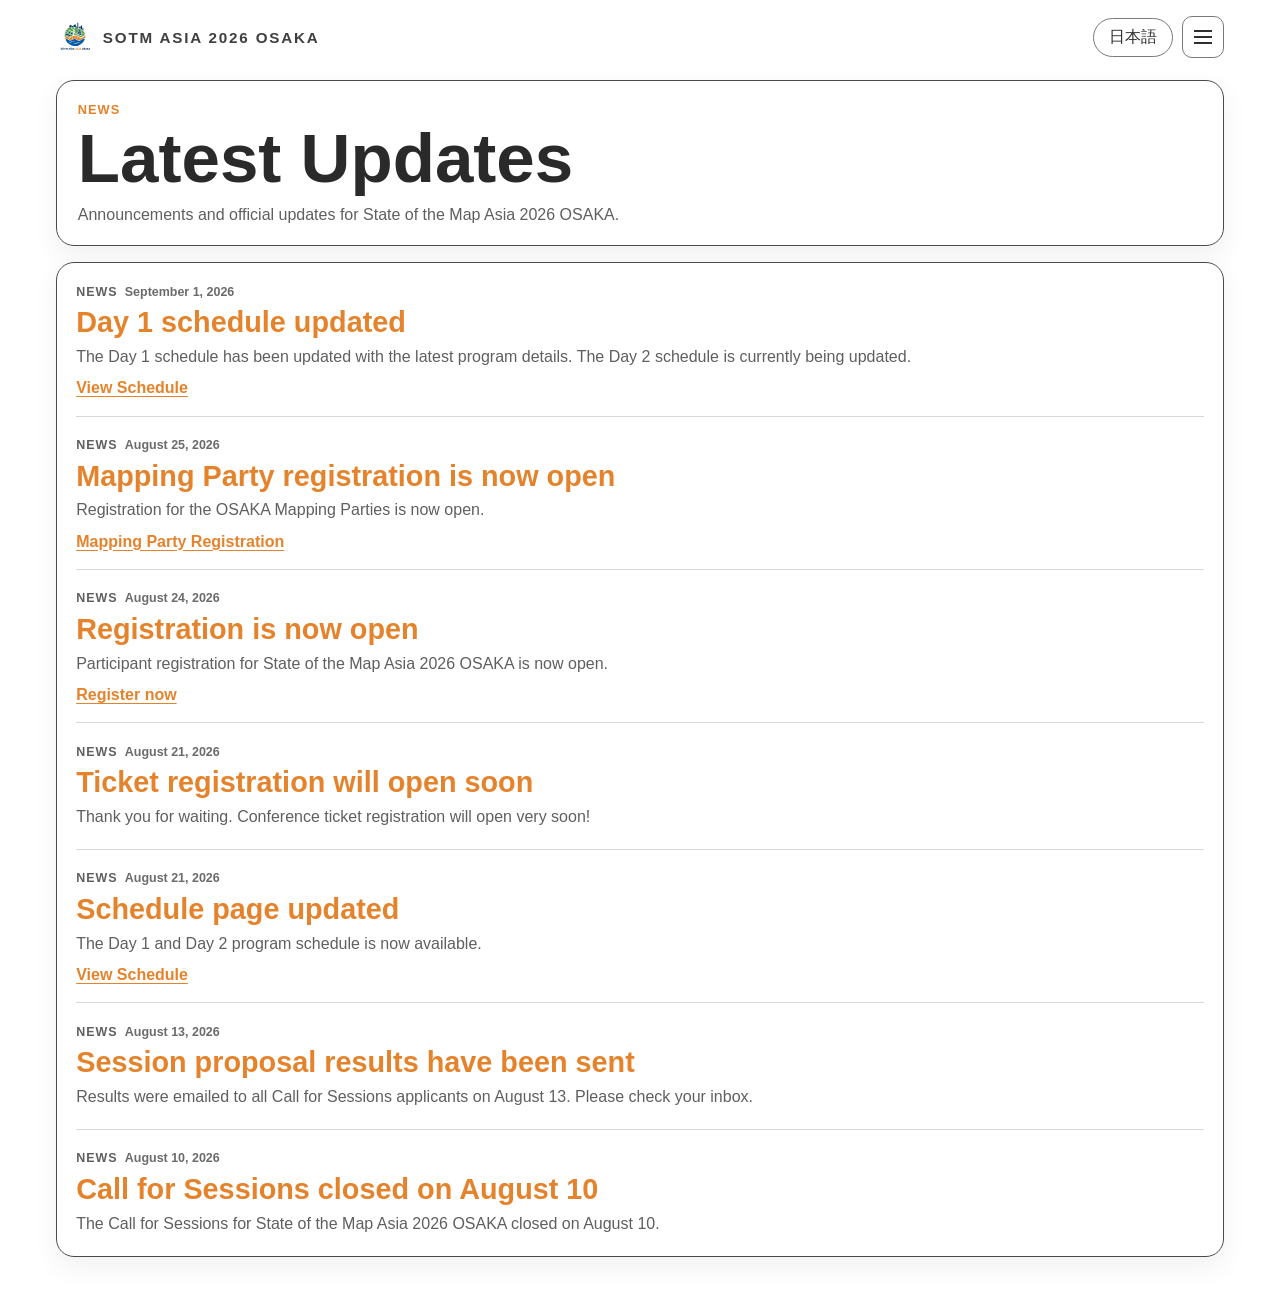
<file: news.html>
<!doctype html>
<html lang="en">
<head>
  <meta charset="utf-8" />
  <meta name="viewport" content="width=device-width, initial-scale=1" />
  <title>News | State of the Map Asia 2026 OSAKA</title>
  <meta name="description" content="News for State of the Map Asia 2026 OSAKA" />
  <meta property="og:title" content="News | State of the Map Asia 2026 OSAKA" />
  <meta property="og:description" content="News for State of the Map Asia 2026 OSAKA" />
  <meta property="og:type" content="website" />
  <meta property="og:image" content="assets/SotMAsia2026Osaka_Thumnail.jpg" />
  <link rel="icon" type="image/svg+xml" href="assets/SotMAsia2026Osaka_TakoyakiLogo.svg" />
  <link rel="stylesheet" href="styles.css" />
</head>
<body>
  <header class="topbar">
    <a class="brand" href="index.html" aria-label="Go to home"><img class="brand-mark" src="assets/SotMAsia2026Osaka_TakoyakiLogo.svg" alt="" /> <span>SotM Asia 2026 Osaka</span></a>
    <div class="top-actions">
      <button id="lang-toggle" class="lang-toggle" type="button" aria-label="Switch language">日本語</button>
      <button id="menu-toggle" class="menu-toggle" type="button" aria-label="Open menu" aria-expanded="false" aria-controls="site-menu"><span></span><span></span><span></span></button>
    </div>
  </header>

  <nav id="site-menu" class="site-menu" aria-hidden="true">
    <a href="index.html" data-i18n="menu_home">HOME</a>
    <a href="about.html" data-i18n="menu_about">About SotM Asia</a>
    <a href="news.html" class="active" data-i18n="menu_news">News</a>
    <a href="venue.html" data-i18n="menu_venue">Venue</a>
    <a href="schedule.html" data-i18n="menu_schedule">Schedule</a>
    <a href="mappingparties.html" data-i18n="menu_mapping">Mapping Parties</a>
    <a href="coc.html" data-i18n="menu_coc">Code of Conduct</a>
  </nav>

  <main class="layout">
    <section class="panel intro">
      <p class="eyebrow" data-i18n="eyebrow">News</p>
      <h1 data-i18n="title">Latest Updates</h1>
      <p class="lead" data-i18n="lead">Announcements and official updates for State of the Map Asia 2026 OSAKA.</p>
    </section>

    <section class="panel news-archive">
      <div class="news-list news-page-list">
        <article class="news-item">
          <div class="news-meta">
            <p class="news-kicker" data-i18n="news_kicker_7">News</p>
            <time datetime="2026-09-01" data-i18n="news_date_7">September 1, 2026</time>
          </div>
          <h2 data-i18n="news_title_7">Day 1 schedule updated</h2>
          <p data-i18n="news_body_7">The Day 1 schedule has been updated with the latest program details. The Day 2 schedule is currently being updated.</p>
          <a class="news-link" href="schedule.html" data-i18n="news_schedule_link">View Schedule</a>
        </article>
        <article class="news-item">
          <div class="news-meta">
            <p class="news-kicker" data-i18n="news_kicker_6">News</p>
            <time datetime="2026-08-25" data-i18n="news_date_6">August 25, 2026</time>
          </div>
          <h2 data-i18n="news_title_6">Mapping Party registration is now open</h2>
          <p data-i18n="news_body_6">Registration for the OSAKA Mapping Parties is now open.</p>
          <a class="news-link" href="https://osakamappingparties2026.peatix.com" target="_blank" rel="noopener noreferrer" data-i18n="news_mapping_registration_link">Mapping Party Registration</a>
        </article>
        <article class="news-item">
          <div class="news-meta">
            <p class="news-kicker" data-i18n="news_kicker_5">News</p>
            <time datetime="2026-08-24" data-i18n="news_date_5">August 24, 2026</time>
          </div>
          <h2 data-i18n="news_title_5">Registration is now open</h2>
          <p data-i18n="news_body_5">Participant registration for State of the Map Asia 2026 OSAKA is now open.</p>
          <a class="news-link" href="https://sotmasia2026osaka.peatix.com/" target="_blank" rel="noopener noreferrer" data-i18n="news_registration_link">Register now</a>
        </article>
        <article class="news-item">
          <div class="news-meta">
            <p class="news-kicker" data-i18n="news_kicker_4">News</p>
            <time datetime="2026-08-21" data-i18n="news_date_4">August 21, 2026</time>
          </div>
          <h2 data-i18n="news_title_4">Ticket registration will open soon</h2>
          <p data-i18n="news_body_4">Thank you for waiting. Conference ticket registration will open very soon!</p>
        </article>
        <article class="news-item">
          <div class="news-meta">
            <p class="news-kicker" data-i18n="news_kicker_3">News</p>
            <time datetime="2026-08-21" data-i18n="news_date_3">August 21, 2026</time>
          </div>
          <h2 data-i18n="news_title_3">Schedule page updated</h2>
          <p data-i18n="news_body_3">The Day 1 and Day 2 program schedule is now available.</p>
          <a class="news-link" href="schedule.html" data-i18n="news_schedule_link">View Schedule</a>
        </article>
        <article class="news-item">
          <div class="news-meta">
            <p class="news-kicker" data-i18n="news_kicker_2">News</p>
            <time datetime="2026-08-13" data-i18n="news_date_2">August 13, 2026</time>
          </div>
          <h2 data-i18n="news_title_2">Session proposal results have been sent</h2>
          <p data-i18n="news_body_2">Results were emailed to all Call for Sessions applicants on August 13. Please check your inbox.</p>
        </article>
        <article class="news-item">
          <div class="news-meta">
            <p class="news-kicker" data-i18n="news_kicker">News</p>
            <time datetime="2026-08-10" data-i18n="news_date">August 10, 2026</time>
          </div>
          <h2 data-i18n="news_title">Call for Sessions closed on August 10</h2>
          <p data-i18n="news_body">The Call for Sessions for State of the Map Asia 2026 OSAKA closed on August 10.</p>
        </article>
      </div>
    </section>
  </main>

  <script>
    (function () {
      const dict = {
        en: {
          toggle: '日本語',
          description: 'News for State of the Map Asia 2026 OSAKA',
          og_description: 'News for State of the Map Asia 2026 OSAKA',
          menu_home: 'HOME',
          menu_about: 'About SotM Asia',
          menu_news: 'News',
          menu_venue: 'Venue',
          menu_schedule: 'Schedule',
          menu_mapping: 'Mapping Parties',
          menu_coc: 'Code of Conduct',
          eyebrow: 'News',
          title: 'Latest Updates',
          lead: 'Announcements and official updates for State of the Map Asia 2026 OSAKA.',
          news_kicker_7: 'News',
          news_date_7: 'September 1, 2026',
          news_title_7: 'Day 1 schedule updated',
          news_body_7: 'The Day 1 schedule has been updated with the latest program details. The Day 2 schedule is currently being updated.',
          news_kicker_6: 'News',
          news_date_6: 'August 25, 2026',
          news_title_6: 'Mapping Party registration is now open',
          news_body_6: 'Registration for the OSAKA Mapping Parties is now open.',
          news_mapping_registration_link: 'Mapping Party Registration',
          news_kicker_5: 'News',
          news_date_5: 'August 24, 2026',
          news_title_5: 'Registration is now open',
          news_body_5: 'Participant registration for State of the Map Asia 2026 OSAKA is now open.',
          news_registration_link: 'Register now',
          news_kicker: 'News',
          news_date: 'August 10, 2026',
          news_title: 'Call for Sessions closed on August 10',
          news_body: 'The Call for Sessions for State of the Map Asia 2026 OSAKA closed on August 10.',
          news_kicker_2: 'News',
          news_date_2: 'August 13, 2026',
          news_title_2: 'Session proposal results have been sent',
          news_body_2: 'Results were emailed to all Call for Sessions applicants on August 13. Please check your inbox.',
          news_kicker_3: 'News',
          news_date_3: 'August 21, 2026',
          news_title_3: 'Schedule page updated',
          news_body_3: 'The Day 1 and Day 2 program schedule is now available.',
          news_schedule_link: 'View Schedule',
          news_kicker_4: 'News',
          news_date_4: 'August 21, 2026',
          news_title_4: 'Ticket registration will open soon',
          news_body_4: 'Thank you for waiting. Conference ticket registration will open very soon!'
        },
        ja: {
          toggle: 'English',
          description: 'State of the Map Asia 2026 OSAKA のニュース',
          og_description: 'State of the Map Asia 2026 OSAKA のニュース',
          menu_home: 'HOME',
          menu_about: 'SotM Asia について',
          menu_news: 'ニュース',
          menu_venue: '会場',
          menu_schedule: 'スケジュール',
          menu_mapping: 'マッピングパーティ',
          menu_coc: '行動規範',
          eyebrow: 'ニュース',
          title: '最新情報',
          lead: 'State of the Map Asia 2026 OSAKA の公式アナウンスと更新情報です。',
          news_kicker_7: 'ニュース',
          news_date_7: '2026年9月1日',
          news_title_7: '1日目のスケジュールを更新しました',
          news_body_7: '1日目のスケジュールを最新のプログラム内容に更新しました。2日目のスケジュールも現在更新作業中です。',
          news_kicker_6: 'ニュース',
          news_date_6: '2026年8月25日',
          news_title_6: 'マッピングパーティ参加申込みを開始しました',
          news_body_6: 'OSAKA Mapping Parties の参加申込みフォームを公開しました。',
          news_mapping_registration_link: 'マッピングパーティ参加申込み',
          news_kicker_5: 'ニュース',
          news_date_5: '2026年8月24日',
          news_title_5: '参加者受付を開始しました',
          news_body_5: 'State of the Map Asia 2026 OSAKA の参加者受付を開始しました。',
          news_registration_link: '参加登録する',
          news_kicker: 'ニュース',
          news_date: '2026年8月10日',
          news_title: '発表募集 Call for Sessions は8月10日に締め切りました',
          news_body: 'State of the Map Asia 2026 OSAKA の Call for Sessions は8月10日に締め切りました。',
          news_kicker_2: 'ニュース',
          news_date_2: '2026年8月13日',
          news_title_2: 'Call for Sessions の結果を通知しました',
          news_body_2: 'Call for Sessions の応募者全員に結果を8月13日にメールで通知しました。申し込まれた方は確認してください。',
          news_kicker_3: 'ニュース',
          news_date_3: '2026年8月21日',
          news_title_3: 'スケジュールページを更新しました',
          news_body_3: 'Day1 / Day2 のプログラムスケジュールを公開しました。',
          news_schedule_link: 'スケジュールを見る',
          news_kicker_4: 'ニュース',
          news_date_4: '2026年8月21日',
          news_title_4: 'カンファレンスチケットの申込をまもなく開始します',
          news_body_4: '大変おまたせしましたが、もうすぐカンファレンスチケットの申し込みを開始します！'
        }
      };
      const menuToggle = document.getElementById('menu-toggle');
      const siteMenu = document.getElementById('site-menu');
      const langToggle = document.getElementById('lang-toggle');
      const metaDescription = document.querySelector('meta[name="description"]');
      const ogDescription = document.querySelector('meta[property="og:description"]');
      function applyLang(lang) { const t = dict[lang] || dict.en; document.documentElement.lang = lang; langToggle.textContent = t.toggle; if (metaDescription) metaDescription.setAttribute('content', t.description); if (ogDescription) ogDescription.setAttribute('content', t.og_description); document.querySelectorAll('[data-i18n]').forEach(function (el) { const key = el.getAttribute('data-i18n'); if (t[key]) el.textContent = t[key]; }); localStorage.setItem('preferredLanguage', lang); }
      let currentLang = localStorage.getItem('preferredLanguage') === 'ja' ? 'ja' : 'en'; applyLang(currentLang);
      langToggle.addEventListener('click', function () { currentLang = currentLang === 'en' ? 'ja' : 'en'; applyLang(currentLang); });
      menuToggle.addEventListener('click', function () { const open = siteMenu.classList.toggle('open'); menuToggle.setAttribute('aria-expanded', open ? 'true' : 'false'); siteMenu.setAttribute('aria-hidden', open ? 'false' : 'true'); });
    })();
  </script>
</body>
</html>
</file>
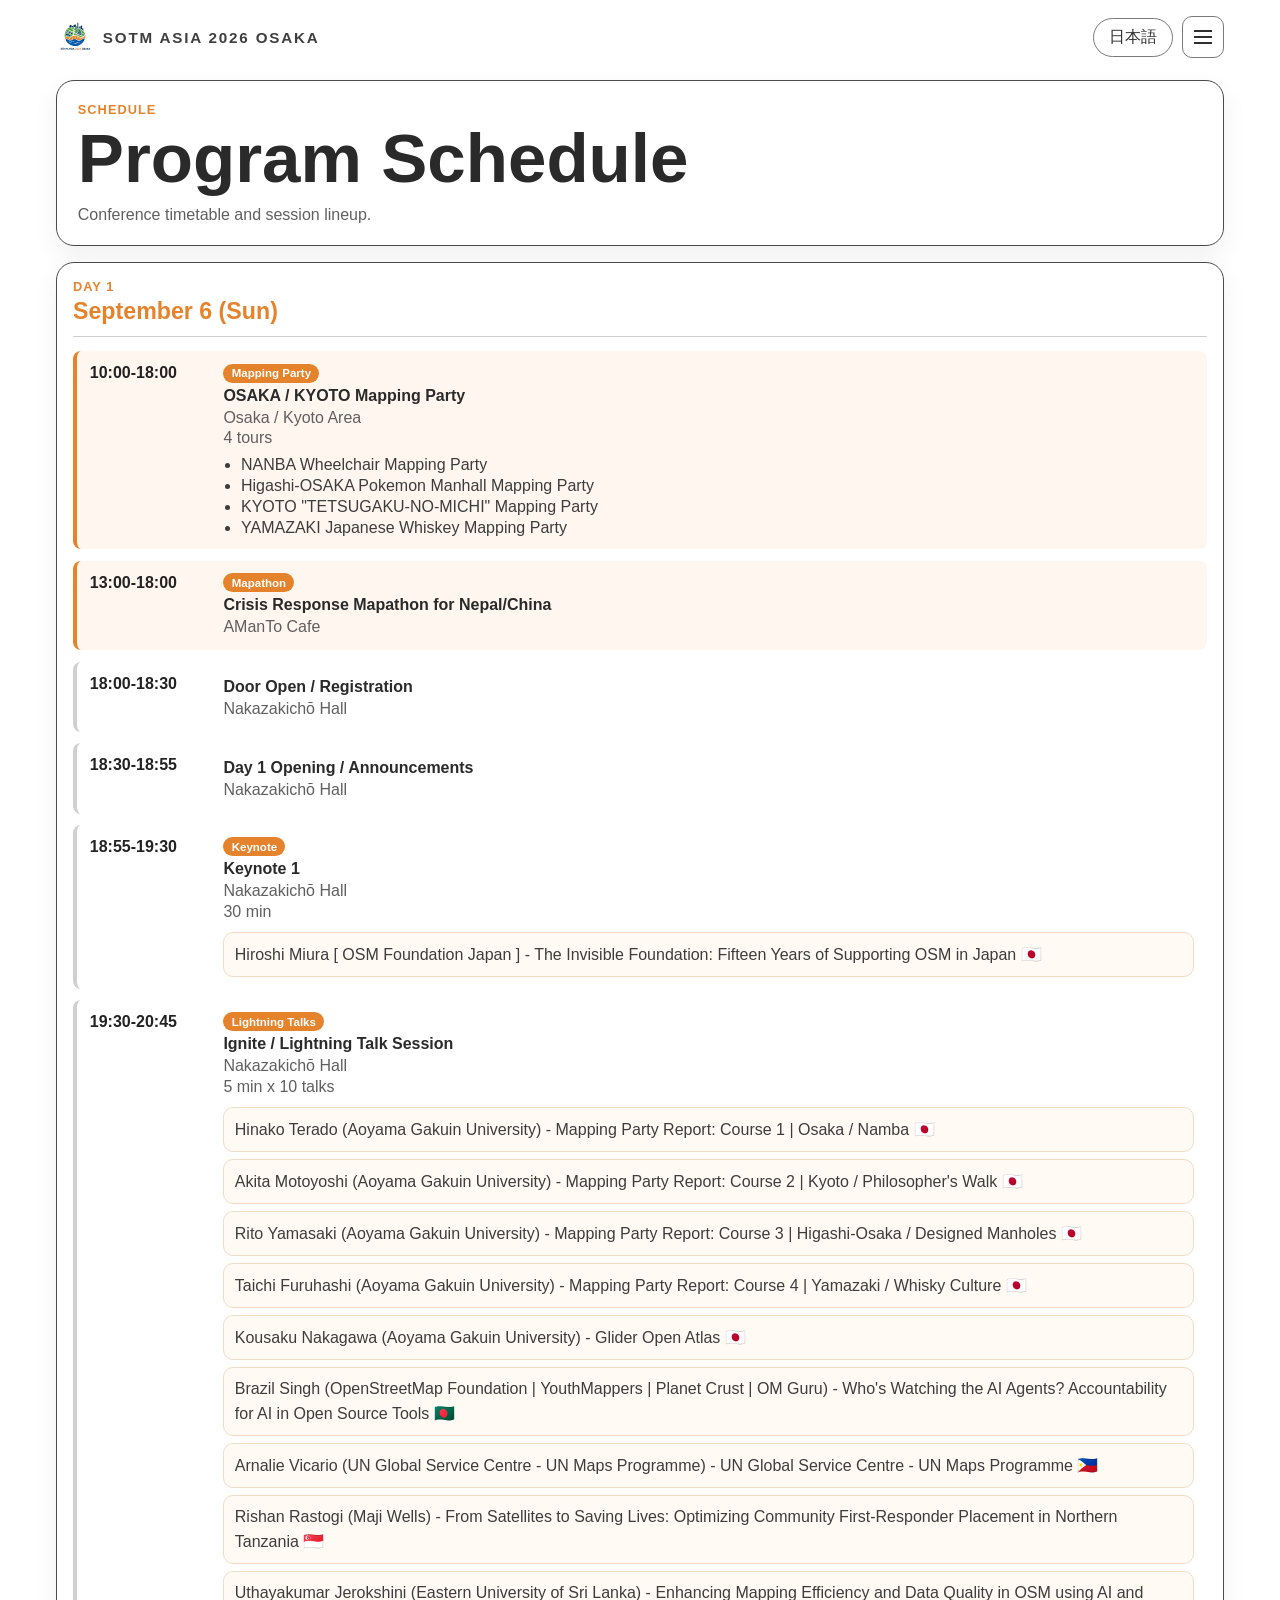
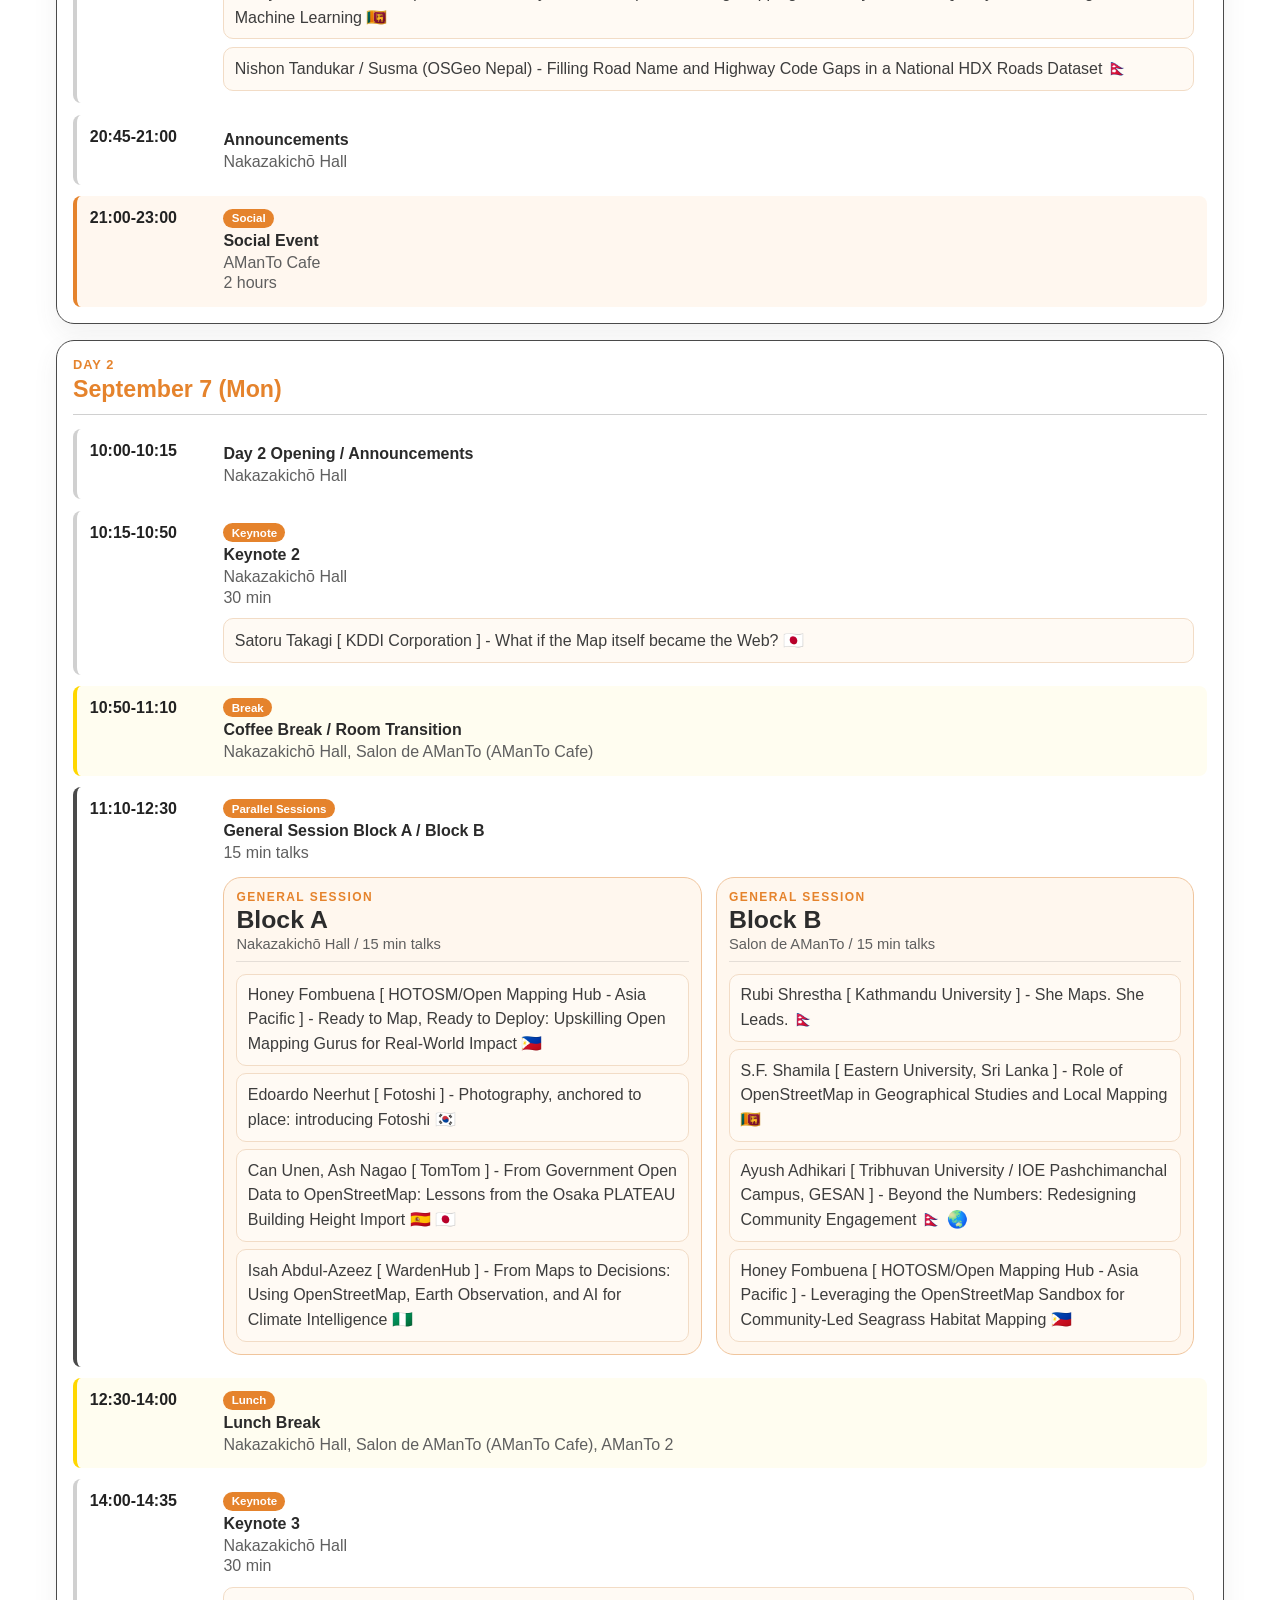
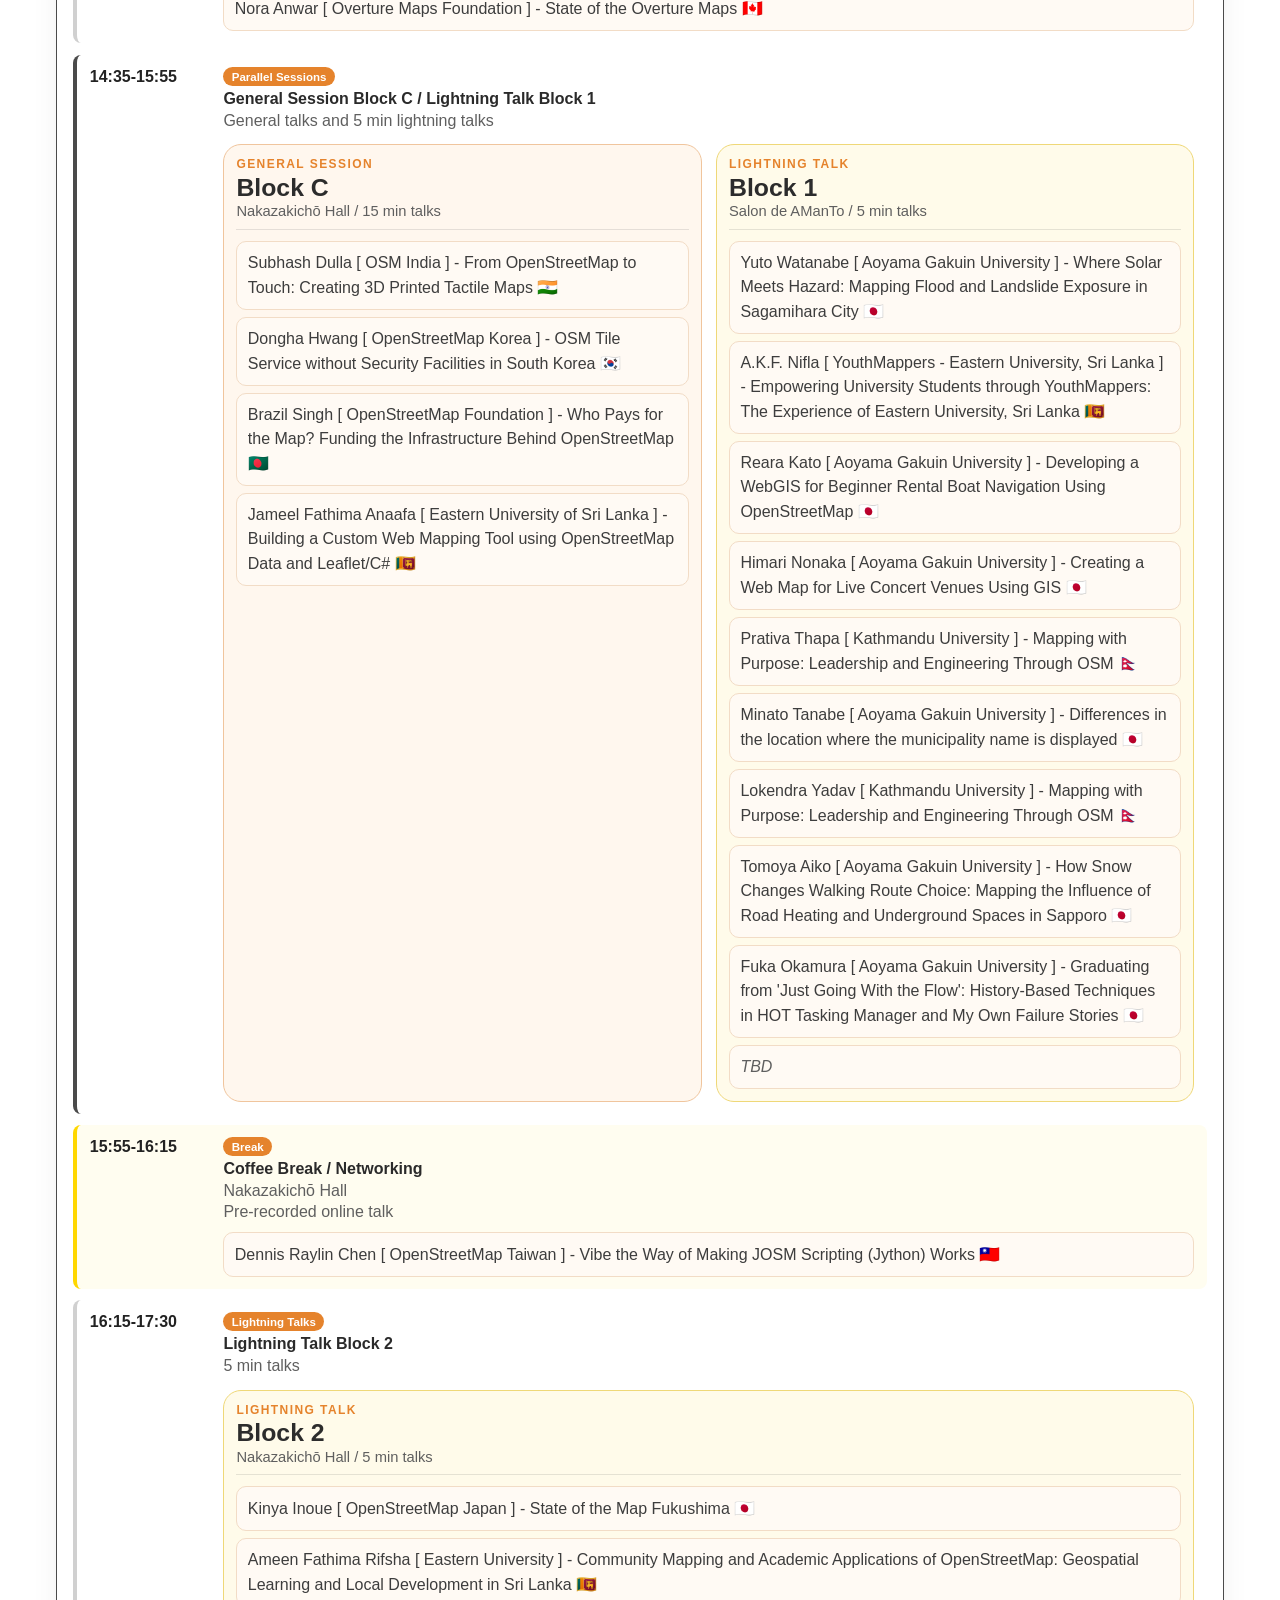
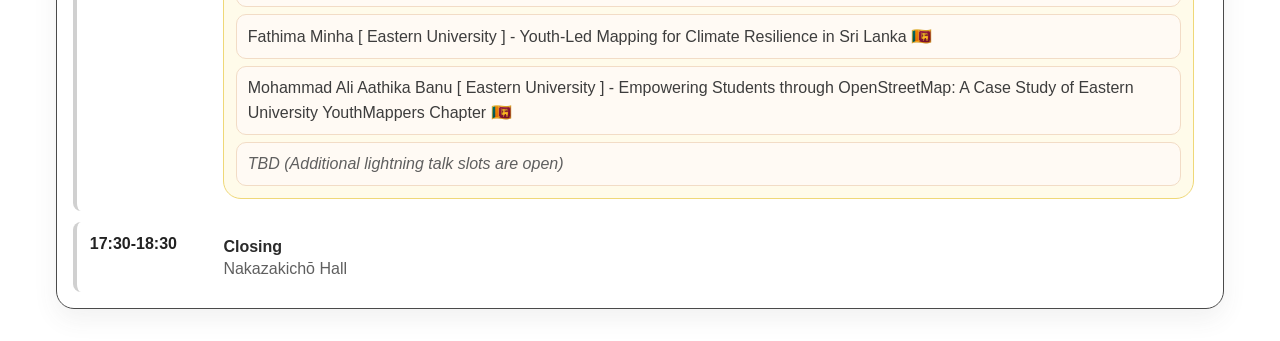
<file: schedule.html>
<!doctype html>
<html lang="en">
<head>
  <meta charset="utf-8" />
  <meta name="viewport" content="width=device-width, initial-scale=1" />
  <title>Schedule | State of the Map Asia 2026 OSAKA</title>
  <meta name="description" content="Schedule for State of the Map Asia 2026 OSAKA" />
  <meta property="og:title" content="Schedule | State of the Map Asia 2026 OSAKA" />
  <meta property="og:description" content="Schedule for State of the Map Asia 2026 OSAKA" />
  <meta property="og:type" content="website" />
  <meta property="og:image" content="assets/SotMAsia2026Osaka_Thumnail.jpg" />
  <link rel="icon" type="image/svg+xml" href="assets/SotMAsia2026Osaka_TakoyakiLogo.svg" />
  <link rel="stylesheet" href="styles.css" />
</head>
<body>
  <header class="topbar">
    <a class="brand" href="index.html" aria-label="Go to home"><img class="brand-mark" src="assets/SotMAsia2026Osaka_TakoyakiLogo.svg" alt="" /> <span>SotM Asia 2026 Osaka</span></a>
    <div class="top-actions">
      <button id="lang-toggle" class="lang-toggle" type="button" aria-label="Switch language">日本語</button>
      <button id="menu-toggle" class="menu-toggle" type="button" aria-label="Open menu" aria-expanded="false" aria-controls="site-menu"><span></span><span></span><span></span></button>
    </div>
  </header>

  <nav id="site-menu" class="site-menu" aria-hidden="true">
    <a href="index.html" data-i18n="menu_home">HOME</a>
    <a href="about.html" data-i18n="menu_about">About SotM Asia</a>
    <a href="news.html" data-i18n="menu_news">News</a>
    <a href="venue.html" data-i18n="menu_venue">Venue</a>
    <a href="schedule.html" class="active" data-i18n="menu_schedule">Schedule</a>
    <a href="mappingparties.html" data-i18n="menu_mapping">Mapping Parties</a>
    <a href="coc.html" data-i18n="menu_coc">Code of Conduct</a>
  </nav>

  <main class="layout">
    <section class="panel intro">
      <p class="eyebrow" data-i18n="eyebrow">Schedule</p>
      <h1 data-i18n="title">Program Schedule</h1>
      <p class="lead" data-i18n="lead">Conference timetable and session lineup.</p>
    </section>

    <section class="schedule-days">
      <article class="schedule-day panel">
        <div class="schedule-day-head">
          <p class="eyebrow" data-i18n="day1_label">Day 1</p>
          <h2 data-i18n="day1_title">September 6 (Sun)</h2>
        </div>
        <div class="timeline">
          <article class="schedule-slot featured">
            <time>10:00-18:00</time>
            <div class="slot-body">
              <span class="slot-badge" data-i18n="badge_mapping">Mapping Party</span>
              <h3 data-i18n="d1_1_title">OSAKA / KYOTO Mapping Party</h3>
              <p class="slot-venue" data-i18n="d1_1_venue">Osaka / Kyoto Area</p>
              <p class="slot-note" data-i18n="d1_1_note">4 tours</p>
              <ul class="tour-list">
                <li data-i18n="d1_tour_1">NANBA Wheelchair Mapping Party</li>
                <li data-i18n="d1_tour_2">Higashi-OSAKA Pokemon Manhall Mapping Party</li>
                <li data-i18n="d1_tour_3">KYOTO "TETSUGAKU-NO-MICHI" Mapping Party</li>
                <li data-i18n="d1_tour_4">YAMAZAKI Japanese Whiskey Mapping Party</li>
              </ul>
            </div>
          </article>
          <article class="schedule-slot featured"><time>13:00-18:00</time><div class="slot-body"><span class="slot-badge" data-i18n="badge_mapathon">Mapathon</span><h3 data-i18n="d1_mapathon_title">Crisis Response Mapathon for Nepal/China</h3><p class="slot-venue" data-i18n="venue_amanto">AManTo Cafe</p></div></article>
          <article class="schedule-slot"><time>18:00-18:30</time><div class="slot-body"><h3 data-i18n="d1_2_title">Door Open / Registration</h3><p class="slot-venue" data-i18n="venue_hall">Nakazakichō Hall</p></div></article>
          <article class="schedule-slot"><time>18:30-18:55</time><div class="slot-body"><h3 data-i18n="d1_3_title">Day 1 Opening / Announcements</h3><p class="slot-venue" data-i18n="venue_hall">Nakazakichō Hall</p></div></article>
          <article class="schedule-slot"><time>18:55-19:30</time><div class="slot-body"><span class="slot-badge" data-i18n="badge_keynote">Keynote</span><h3 data-i18n="d1_4_title">Keynote 1</h3><p class="slot-venue" data-i18n="venue_hall">Nakazakichō Hall</p><p class="slot-note">30 min</p><div class="session-list"><p class="session-item" data-i18n="d1_keynote_1">Hiroshi Miura [ OSM Foundation Japan ] - The Invisible Foundation: Fifteen Years of Supporting OSM in Japan [ Japan ]</p></div></div></article>
          <article class="schedule-slot"><time>19:30-20:45</time><div class="slot-body"><span class="slot-badge" data-i18n="badge_lightning">Lightning Talks</span><h3 data-i18n="d1_5_title">Ignite / Lightning Talk Session</h3><p class="slot-venue" data-i18n="venue_hall">Nakazakichō Hall</p><p class="slot-note">5 min x 10 talks</p><div class="session-list"><p class="session-item" data-i18n="d1_lt_1">Hinako Terado (Aoyama Gakuin University) - Mapping Party Report: Course 1 | Osaka / Namba [ Japan ]</p><p class="session-item" data-i18n="d1_lt_2">Akita Motoyoshi (Aoyama Gakuin University) - Mapping Party Report: Course 2 | Kyoto / Philosopher's Walk [ Japan ]</p><p class="session-item" data-i18n="d1_lt_3">Rito Yamasaki (Aoyama Gakuin University) - Mapping Party Report: Course 3 | Higashi-Osaka / Designed Manholes [ Japan ]</p><p class="session-item" data-i18n="d1_lt_4">Taichi Furuhashi (Aoyama Gakuin University) - Mapping Party Report: Course 4 | Yamazaki / Whisky Culture [ Japan ]</p><p class="session-item" data-i18n="d1_lt_5">Kousaku Nakagawa (Aoyama Gakuin University) - Glider Open Atlas [ Japan ]</p><p class="session-item" data-i18n="d1_lt_6">Brazil Singh (OpenStreetMap Foundation | YouthMappers | Planet Crust | OM Guru) - Who's Watching the AI Agents? Accountability for AI in Open Source Tools [ Bangladesh ]</p><p class="session-item" data-i18n="d1_lt_7">Arnalie Vicario (UN Global Service Centre - UN Maps Programme) - UN Global Service Centre - UN Maps Programme [ Philippines ]</p><p class="session-item" data-i18n="d1_lt_8">Rishan Rastogi (Maji Wells) - From Satellites to Saving Lives: Optimizing Community First-Responder Placement in Northern Tanzania [ Singapore ]</p><p class="session-item" data-i18n="d1_lt_9">Uthayakumar Jerokshini (Eastern University of Sri Lanka) - Enhancing Mapping Efficiency and Data Quality in OSM using AI and Machine Learning [ Sri Lanka ]</p><p class="session-item" data-i18n="d1_lt_10">Nishon Tandukar / Susma (OSGeo Nepal) - Filling Road Name and Highway Code Gaps in a National HDX Roads Dataset [ Nepal ]</p></div></div></article>
          <article class="schedule-slot"><time>20:45-21:00</time><div class="slot-body"><h3 data-i18n="d1_6_title">Announcements</h3><p class="slot-venue" data-i18n="venue_hall">Nakazakichō Hall</p></div></article>
          <article class="schedule-slot social"><time>21:00-23:00</time><div class="slot-body"><span class="slot-badge" data-i18n="badge_social">Social</span><h3 data-i18n="d1_7_title">Social Event</h3><p class="slot-venue" data-i18n="venue_amanto">AManTo Cafe</p><p class="slot-note">2 hours</p></div></article>
        </div>
      </article>

      <article class="schedule-day panel">
        <div class="schedule-day-head">
          <p class="eyebrow" data-i18n="day2_label">Day 2</p>
          <h2 data-i18n="day2_title">September 7 (Mon)</h2>
        </div>
        <div class="timeline">
          <article class="schedule-slot">
            <time>10:00-10:15</time>
            <div class="slot-body">
              <h3 data-i18n="d2_1_title">Day 2 Opening / Announcements</h3>
              <p class="slot-venue" data-i18n="venue_hall">Nakazakichō Hall</p>
            </div>
          </article>
          <article class="schedule-slot">
            <time>10:15-10:50</time>
            <div class="slot-body">
              <span class="slot-badge" data-i18n="badge_keynote">Keynote</span>
              <h3 data-i18n="d2_2_title">Keynote 2</h3>
              <p class="slot-venue" data-i18n="venue_hall">Nakazakichō Hall</p>
              <p class="slot-note">30 min</p>
              <div class="session-list">
                <p class="session-item" data-i18n="d2_keynote_2">Satoru Takagi [ KDDI Corporation ] - What if the Map itself became the Web? [ Japan ]</p>
              </div>
            </div>
          </article>
          <article class="schedule-slot break">
            <time>10:50-11:10</time>
            <div class="slot-body">
              <span class="slot-badge" data-i18n="badge_break">Break</span>
              <h3 data-i18n="d2_3_title">Coffee Break / Room Transition</h3>
              <p class="slot-venue" data-i18n="venue_hall_amanto">Nakazakichō Hall, Salon de AManTo (AManTo Cafe)</p>
            </div>
          </article>
          <article class="schedule-slot parallel">
            <time>11:10-12:30</time>
            <div class="slot-body">
              <span class="slot-badge" data-i18n="badge_parallel">Parallel Sessions</span>
              <h3 data-i18n="d2_4_title">General Session Block A / Block B</h3>
              <p class="slot-note" data-i18n="note_15_min_talks">15 min talks</p>
              <div class="session-groups">
                <section class="session-group session-group-general">
                  <div class="session-group-head">
                    <span class="session-group-kicker" data-i18n="group_general">General Session</span>
                    <h4 data-i18n="d2_group_morning_a_title">Block A</h4>
                    <p data-i18n="d2_group_morning_a_meta">Nakazakichō Hall / 15 min talks</p>
                  </div>
                  <div class="session-list">
                    <p class="session-item" data-i18n="d2_a_hall_1">Honey Fombuena [ HOTOSM/Open Mapping Hub - Asia Pacific ] - Ready to Map, Ready to Deploy: Upskilling Open Mapping Gurus for Real-World Impact [ Philippines ]</p>
                    <p class="session-item" data-i18n="d2_a_hall_2">Edoardo Neerhut [ Fotoshi ] - Photography, anchored to place: introducing Fotoshi [ Korea ]</p>
                    <p class="session-item" data-i18n="d2_a_hall_3">Can Unen, Ash Nagao [ TomTom ] - From Government Open Data to OpenStreetMap: Lessons from the Osaka PLATEAU Building Height Import [ Spain / Japan ]</p>
                    <p class="session-item" data-i18n="d2_a_hall_4">Isah Abdul-Azeez [ WardenHub ] - From Maps to Decisions: Using OpenStreetMap, Earth Observation, and AI for Climate Intelligence [ Nigeria ]</p>
                  </div>
                </section>
                <section class="session-group session-group-general">
                  <div class="session-group-head">
                    <span class="session-group-kicker" data-i18n="group_general">General Session</span>
                    <h4 data-i18n="d2_group_morning_b_title">Block B</h4>
                    <p data-i18n="d2_group_morning_b_meta">Salon de AManTo / 15 min talks</p>
                  </div>
                  <div class="session-list">
                    <p class="session-item" data-i18n="d2_a_amanto_1">Rubi Shrestha [ Kathmandu University ] - She Maps. She Leads. [ Nepal ]</p>
                    <p class="session-item" data-i18n="d2_a_amanto_2">S.F. Shamila [ Eastern University, Sri Lanka ] - Role of OpenStreetMap in Geographical Studies and Local Mapping [ Sri Lanka ]</p>
                    <p class="session-item" data-i18n="d2_a_amanto_3">Ayush Adhikari [ Tribhuvan University / IOE Pashchimanchal Campus, GESAN ] - Beyond the Numbers: Redesigning Community Engagement [ Nepal / South Asia ]</p>
                    <p class="session-item" data-i18n="d2_a_amanto_4">Honey Fombuena [ HOTOSM/Open Mapping Hub - Asia Pacific ] - Leveraging the OpenStreetMap Sandbox for Community-Led Seagrass Habitat Mapping [ Philippines ]</p>
                  </div>
                </section>
              </div>
            </div>
          </article>
          <article class="schedule-slot break">
            <time>12:30-14:00</time>
            <div class="slot-body">
              <span class="slot-badge" data-i18n="badge_lunch">Lunch</span>
              <h3 data-i18n="d2_5_title">Lunch Break</h3>
              <p class="slot-venue" data-i18n="venue_day2_all">Nakazakichō Hall, Salon de AManTo (AManTo Cafe), AManTo 2</p>
            </div>
          </article>
          <article class="schedule-slot">
            <time>14:00-14:35</time>
            <div class="slot-body">
              <span class="slot-badge" data-i18n="badge_keynote">Keynote</span>
              <h3 data-i18n="d2_6_title">Keynote 3</h3>
              <p class="slot-venue" data-i18n="venue_hall">Nakazakichō Hall</p>
              <p class="slot-note">30 min</p>
              <div class="session-list">
                <p class="session-item" data-i18n="d2_keynote_3">Nora Anwar [ Overture Maps Foundation ] - State of the Overture Maps [ Canada ]</p>
              </div>
            </div>
          </article>
          <article class="schedule-slot parallel">
            <time>14:35-15:55</time>
            <div class="slot-body">
              <span class="slot-badge" data-i18n="badge_parallel">Parallel Sessions</span>
              <h3 data-i18n="d2_7_title">General Session Block C / Lightning Talk Block 1</h3>
              <p class="slot-note" data-i18n="d2_7_note">General talks and 5 min lightning talks</p>
              <div class="session-groups">
                <section class="session-group session-group-general">
                  <div class="session-group-head">
                    <span class="session-group-kicker" data-i18n="group_general">General Session</span>
                    <h4 data-i18n="d2_group_c_title">Block C</h4>
                    <p data-i18n="d2_group_c_meta">Nakazakichō Hall / 15 min talks</p>
                  </div>
                  <div class="session-list">
                    <p class="session-item" data-i18n="d2_general_b_1">Subhash Dulla [ OSM India ] - From OpenStreetMap to Touch: Creating 3D Printed Tactile Maps [ India ]</p>
                    <p class="session-item" data-i18n="d2_general_b_2">Dongha Hwang [ OpenStreetMap Korea ] - OSM Tile Service without Security Facilities in South Korea [ Korea ]</p>
                    <p class="session-item" data-i18n="d2_general_b_3">Brazil Singh [ OpenStreetMap Foundation ] - Who Pays for the Map? Funding the Infrastructure Behind OpenStreetMap [ Bangladesh ]</p>
                    <p class="session-item" data-i18n="d2_general_b_4">Jameel Fathima Anaafa [ Eastern University of Sri Lanka ] - Building a Custom Web Mapping Tool using OpenStreetMap Data and Leaflet/C# [ Sri Lanka ]</p>
                  </div>
                </section>
                <section class="session-group session-group-lightning">
                  <div class="session-group-head">
                    <span class="session-group-kicker" data-i18n="group_lightning">Lightning Talk</span>
                    <h4 data-i18n="d2_group_lt1_title">Block 1</h4>
                    <p data-i18n="d2_group_lt1_meta">Salon de AManTo / 5 min talks</p>
                  </div>
                  <div class="session-list">
                    <p class="session-item" data-i18n="d2_lta_1">Yuto Watanabe [ Aoyama Gakuin University ] - Where Solar Meets Hazard: Mapping Flood and Landslide Exposure in Sagamihara City [ Japan ]</p>
                    <p class="session-item" data-i18n="d2_lta_2">A.K.F. Nifla [ YouthMappers - Eastern University, Sri Lanka ] - Empowering University Students through YouthMappers: The Experience of Eastern University, Sri Lanka [ Sri Lanka ]</p>
                    <p class="session-item" data-i18n="d2_lta_3">Reara Kato [ Aoyama Gakuin University ] - Developing a WebGIS for Beginner Rental Boat Navigation Using OpenStreetMap [ Japan ]</p>
                    <p class="session-item" data-i18n="d2_lta_4">Himari Nonaka [ Aoyama Gakuin University ] - Creating a Web Map for Live Concert Venues Using GIS [ Japan ]</p>
                    <p class="session-item" data-i18n="d2_lta_5">Prativa Thapa [ Kathmandu University ] - Mapping with Purpose: Leadership and Engineering Through OSM [ Nepal ]</p>
                    <p class="session-item" data-i18n="d2_lta_6">Minato Tanabe [ Aoyama Gakuin University ] - Differences in the location where the municipality name is displayed [ Japan ]</p>
                    <p class="session-item" data-i18n="d2_lta_7">Lokendra Yadav [ Kathmandu University ] - Mapping with Purpose: Leadership and Engineering Through OSM [ Nepal ]</p>
                    <p class="session-item" data-i18n="d2_lta_8">Tomoya Aiko [ Aoyama Gakuin University ] - How Snow Changes Walking Route Choice: Mapping the Influence of Road Heating and Underground Spaces in Sapporo [ Japan ]</p>
                    <p class="session-item" data-i18n="d2_lta_9">Fuka Okamura [ Aoyama Gakuin University ] - Graduating from 'Just Going With the Flow': History-Based Techniques in HOT Tasking Manager and My Own Failure Stories [ Japan ]</p>
                    <p class="session-item session-item-tbd" data-i18n="d2_lta_10">TBD</p>
                  </div>
                </section>
              </div>
            </div>
          </article>
          <article class="schedule-slot break">
            <time>15:55-16:15</time>
            <div class="slot-body">
              <span class="slot-badge" data-i18n="badge_break">Break</span>
              <h3 data-i18n="d2_8_title">Coffee Break / Networking</h3>
              <p class="slot-venue" data-i18n="venue_hall">Nakazakichō Hall</p>
              <p class="slot-note" data-i18n="d2_prerecorded_note">Pre-recorded online talk</p>
              <div class="session-list">
                <p class="session-item" data-i18n="d2_prerecorded_1">Dennis Raylin Chen [ OpenStreetMap Taiwan ] - Vibe the Way of Making JOSM Scripting (Jython) Works [ Taiwan ]</p>
              </div>
            </div>
          </article>
          <article class="schedule-slot">
            <time>16:15-17:30</time>
            <div class="slot-body">
              <span class="slot-badge" data-i18n="badge_lightning">Lightning Talks</span>
              <h3 data-i18n="d2_9_title">Lightning Talk Block 2</h3>
              <p class="slot-note" data-i18n="note_5_min_talks">5 min talks</p>
              <div class="session-groups single">
                <section class="session-group session-group-lightning">
                  <div class="session-group-head">
                    <span class="session-group-kicker" data-i18n="group_lightning">Lightning Talk</span>
                    <h4 data-i18n="d2_group_lt2_title">Block 2</h4>
                    <p data-i18n="d2_group_lt2_meta">Nakazakichō Hall / 5 min talks</p>
                  </div>
                  <div class="session-list">
                    <p class="session-item" data-i18n="d2_b_1">Kinya Inoue [ OpenStreetMap Japan ] - State of the Map Fukushima [ Japan ]</p>
                    <p class="session-item" data-i18n="d2_b_2">Ameen Fathima Rifsha [ Eastern University ] - Community Mapping and Academic Applications of OpenStreetMap: Geospatial Learning and Local Development in Sri Lanka [ Sri Lanka ]</p>
                    <p class="session-item" data-i18n="d2_b_3">Fathima Minha [ Eastern University ] - Youth-Led Mapping for Climate Resilience in Sri Lanka [ Sri Lanka ]</p>
                    <p class="session-item" data-i18n="d2_b_4">Mohammad Ali Aathika Banu [ Eastern University ] - Empowering Students through OpenStreetMap: A Case Study of Eastern University YouthMappers Chapter [ Sri Lanka ]</p>
                    <p class="session-item session-item-tbd" data-i18n="d2_b_5">TBD (Additional lightning talk slots are open)</p>
                  </div>
                </section>
              </div>
            </div>
          </article>
          <article class="schedule-slot">
            <time>17:30-18:30</time>
            <div class="slot-body">
              <h3 data-i18n="d2_12_title">Closing</h3>
              <p class="slot-venue" data-i18n="venue_hall">Nakazakichō Hall</p>
            </div>
          </article>
        </div>
      </article>
    </section>
  </main>

  <script>
    (function () {
      const dict = {
        en: {
          toggle: '日本語',
          description: 'Schedule for State of the Map Asia 2026 OSAKA',
          og_description: 'Schedule for State of the Map Asia 2026 OSAKA',
          menu_home: 'HOME',
          menu_about: 'About SotM Asia',
          menu_news: 'News',
          menu_venue: 'Venue',
          menu_schedule: 'Schedule',
          menu_mapping: 'Mapping Parties',
          menu_coc: 'Code of Conduct',
          eyebrow: 'Schedule',
          title: 'Program Schedule',
          lead: 'Conference timetable and session lineup.',
          day1_label: 'Day 1',
          day1_title: 'September 6 (Sun)',
          day2_label: 'Day 2',
          day2_title: 'September 7 (Mon)',
          badge_mapping: 'Mapping Party',
          badge_mapathon: 'Mapathon',
          badge_keynote: 'Keynote',
          badge_lightning: 'Lightning Talks',
          badge_social: 'Social',
          badge_break: 'Break',
          badge_parallel: 'Parallel Sessions',
          badge_lunch: 'Lunch',
          group_general: 'General Session',
          group_lightning: 'Lightning Talk',
          venue_hall: 'Nakazakichō Hall',
          venue_amanto: 'AManTo Cafe',
          venue_salon_amanto: 'Salon de AManTo',
          venue_hall_amanto: 'Nakazakichō Hall, Salon de AManTo (AManTo Cafe)',
          venue_day2_all: 'Nakazakichō Hall, Salon de AManTo (AManTo Cafe), AManTo 2',
          venue_all: 'All Venues',
          venue_parallel: 'Parallel Sessions',
          note_15_min_talks: '15 min talks',
          note_5_min_talks: '5 min talks',
          d1_1_title: 'OSAKA / KYOTO Mapping Party',
          d1_1_venue: 'Osaka / Kyoto Area',
          d1_1_note: '4 tours',
          d1_tour_1: 'NANBA Wheelchair Mapping Party',
          d1_tour_2: 'Higashi-OSAKA Pokemon Manhall Mapping Party',
          d1_tour_3: 'KYOTO "TETSUGAKU-NO-MICHI" Mapping Party',
          d1_tour_4: 'YAMAZAKI Japanese Whiskey Mapping Party',
          d1_mapathon_title: 'Crisis Response Mapathon for Nepal/China',
          d1_2_title: 'Door Open / Registration',
          d1_3_title: 'Day 1 Opening / Announcements',
          d1_4_title: 'Keynote 1',
          d1_keynote_1: 'Hiroshi Miura [ OSM Foundation Japan ] - The Invisible Foundation: Fifteen Years of Supporting OSM in Japan [ Japan ]',
          d1_5_title: 'Ignite / Lightning Talk Session',
          d1_lt_1: 'Hinako Terado (Aoyama Gakuin University) - Mapping Party Report: Course 1 | Osaka / Namba [ Japan ]',
          d1_lt_2: 'Akita Motoyoshi (Aoyama Gakuin University) - Mapping Party Report: Course 2 | Kyoto / Philosopher\'s Walk [ Japan ]',
          d1_lt_3: 'Rito Yamasaki (Aoyama Gakuin University) - Mapping Party Report: Course 3 | Higashi-Osaka / Designed Manholes [ Japan ]',
          d1_lt_4: 'Taichi Furuhashi (Aoyama Gakuin University) - Mapping Party Report: Course 4 | Yamazaki / Whisky Culture [ Japan ]',
          d1_lt_5: 'Kousaku Nakagawa (Aoyama Gakuin University) - Glider Open Atlas [ Japan ]',
          d1_lt_6: 'Brazil Singh (OpenStreetMap Foundation | YouthMappers | Planet Crust | OM Guru) - Who\'s Watching the AI Agents? Accountability for AI in Open Source Tools [ Bangladesh ]',
          d1_lt_7: 'Arnalie Vicario (UN Global Service Centre - UN Maps Programme) - UN Global Service Centre - UN Maps Programme [ Philippines ]',
          d1_lt_8: 'Rishan Rastogi (Maji Wells) - From Satellites to Saving Lives: Optimizing Community First-Responder Placement in Northern Tanzania [ Singapore ]',
          d1_lt_9: 'Uthayakumar Jerokshini (Eastern University of Sri Lanka) - Enhancing Mapping Efficiency and Data Quality in OSM using AI and Machine Learning [ Sri Lanka ]',
          d1_lt_10: 'Nishon Tandukar / Susma (OSGeo Nepal) - Filling Road Name and Highway Code Gaps in a National HDX Roads Dataset [ Nepal ]',
          d1_6_title: 'Announcements',
          d1_7_title: 'Social Event',
          d2_1_title: 'Day 2 Opening / Announcements',
          d2_2_title: 'Keynote 2',
          d2_keynote_2: 'Satoru Takagi [ KDDI Corporation ] - What if the Map itself became the Web? [ Japan ]',
          d2_3_title: 'Coffee Break / Room Transition',
          d2_4_title: 'General Session Block A / Block B',
          d2_group_morning_a_title: 'Block A',
          d2_group_morning_a_meta: 'Nakazakichō Hall / 15 min talks',
          d2_group_morning_b_title: 'Block B',
          d2_group_morning_b_meta: 'Salon de AManTo / 15 min talks',
          d2_a_hall_1: 'Honey Fombuena [ HOTOSM/Open Mapping Hub - Asia Pacific ] - Ready to Map, Ready to Deploy: Upskilling Open Mapping Gurus for Real-World Impact [ Philippines ]',
          d2_a_hall_2: 'Edoardo Neerhut [ Fotoshi ] - Photography, anchored to place: introducing Fotoshi [ Korea ]',
          d2_a_hall_3: 'Can Unen, Ash Nagao [ TomTom ] - From Government Open Data to OpenStreetMap: Lessons from the Osaka PLATEAU Building Height Import [ Spain / Japan ]',
          d2_a_hall_4: 'Isah Abdul-Azeez [ WardenHub ] - From Maps to Decisions: Using OpenStreetMap, Earth Observation, and AI for Climate Intelligence [ Nigeria ]',
          d2_a_amanto_1: 'Rubi Shrestha [ Kathmandu University ] - She Maps. She Leads. [ Nepal ]',
          d2_a_amanto_2: 'S.F. Shamila [ Eastern University, Sri Lanka ] - Role of OpenStreetMap in Geographical Studies and Local Mapping [ Sri Lanka ]',
          d2_a_amanto_3: 'Ayush Adhikari [ Tribhuvan University / IOE Pashchimanchal Campus, GESAN ] - Beyond the Numbers: Redesigning Community Engagement [ Nepal / South Asia ]',
          d2_a_amanto_4: 'Honey Fombuena [ HOTOSM/Open Mapping Hub - Asia Pacific ] - Leveraging the OpenStreetMap Sandbox for Community-Led Seagrass Habitat Mapping [ Philippines ]',
          d2_5_title: 'Lunch Break',
          d2_6_title: 'Keynote 3',
          d2_keynote_3: 'Nora Anwar [ Overture Maps Foundation ] - State of the Overture Maps [ Canada ]',
          d2_7_title: 'General Session Block C / Lightning Talk Block 1',
          d2_7_note: 'General talks and 5 min lightning talks',
          d2_group_c_title: 'Block C',
          d2_group_c_meta: 'Nakazakichō Hall / 15 min talks',
          d2_group_lt1_title: 'Block 1',
          d2_group_lt1_meta: 'Salon de AManTo / 5 min talks',
          d2_general_b_1: 'Subhash Dulla [ OSM India ] - From OpenStreetMap to Touch: Creating 3D Printed Tactile Maps [ India ]',
          d2_general_b_2: 'Dongha Hwang [ OpenStreetMap Korea ] - OSM Tile Service without Security Facilities in South Korea [ Korea ]',
          d2_general_b_3: 'Brazil Singh [ OpenStreetMap Foundation ] - Who Pays for the Map? Funding the Infrastructure Behind OpenStreetMap [ Bangladesh ]',
          d2_general_b_4: 'Jameel Fathima Anaafa [ Eastern University of Sri Lanka ] - Building a Custom Web Mapping Tool using OpenStreetMap Data and Leaflet/C# [ Sri Lanka ]',
          d2_lta_1: 'Yuto Watanabe [ Aoyama Gakuin University ] - Where Solar Meets Hazard: Mapping Flood and Landslide Exposure in Sagamihara City [ Japan ]',
          d2_lta_2: 'A.K.F. Nifla [ YouthMappers - Eastern University, Sri Lanka ] - Empowering University Students through YouthMappers: The Experience of Eastern University, Sri Lanka [ Sri Lanka ]',
          d2_lta_3: 'Reara Kato [ Aoyama Gakuin University ] - Developing a WebGIS for Beginner Rental Boat Navigation Using OpenStreetMap [ Japan ]',
          d2_lta_4: 'Himari Nonaka [ Aoyama Gakuin University ] - Creating a Web Map for Live Concert Venues Using GIS [ Japan ]',
          d2_lta_5: 'Prativa Thapa [ Kathmandu University ] - Mapping with Purpose: Leadership and Engineering Through OSM [ Nepal ]',
          d2_lta_6: 'Minato Tanabe [ Aoyama Gakuin University ] - Differences in the location where the municipality name is displayed [ Japan ]',
          d2_lta_7: 'Lokendra Yadav [ Kathmandu University ] - Mapping with Purpose: Leadership and Engineering Through OSM [ Nepal ]',
          d2_lta_8: 'Tomoya Aiko [ Aoyama Gakuin University ] - How Snow Changes Walking Route Choice: Mapping the Influence of Road Heating and Underground Spaces in Sapporo [ Japan ]',
          d2_lta_9: 'Fuka Okamura [ Aoyama Gakuin University ] - Graduating from \'Just Going With the Flow\': History-Based Techniques in HOT Tasking Manager and My Own Failure Stories [ Japan ]',
          d2_lta_10: 'TBD',
          d2_8_title: 'Coffee Break / Networking',
          d2_prerecorded_note: 'Pre-recorded online talk',
          d2_prerecorded_1: 'Dennis Raylin Chen [ OpenStreetMap Taiwan ] - Vibe the Way of Making JOSM Scripting (Jython) Works [ Taiwan ]',
          d2_9_title: 'Lightning Talk Block 2',
          d2_group_lt2_title: 'Block 2',
          d2_group_lt2_meta: 'Nakazakichō Hall / 5 min talks',
          d2_b_1: 'Kinya Inoue [ OpenStreetMap Japan ] - State of the Map Fukushima [ Japan ]',
          d2_b_2: 'Ameen Fathima Rifsha [ Eastern University ] - Community Mapping and Academic Applications of OpenStreetMap: Geospatial Learning and Local Development in Sri Lanka [ Sri Lanka ]',
          d2_b_3: 'Fathima Minha [ Eastern University ] - Youth-Led Mapping for Climate Resilience in Sri Lanka [ Sri Lanka ]',
          d2_b_4: 'Mohammad Ali Aathika Banu [ Eastern University ] - Empowering Students through OpenStreetMap: A Case Study of Eastern University YouthMappers Chapter [ Sri Lanka ]',
          d2_b_5: 'TBD (Additional lightning talk slots are open)',
          d2_12_title: 'Closing'
        },
        ja: {
          toggle: 'English',
          description: 'State of the Map Asia 2026 OSAKA のスケジュール',
          og_description: 'State of the Map Asia 2026 OSAKA のスケジュール',
          menu_home: 'HOME',
          menu_about: 'SotM Asia について',
          menu_news: 'ニュース',
          menu_venue: '会場',
          menu_schedule: 'スケジュール',
          menu_mapping: 'マッピングパーティ',
          menu_coc: '行動規範',
          eyebrow: 'スケジュール',
          title: 'プログラム',
          lead: 'カンファレンスのタイムテーブルとセッション情報です。',
          day1_label: '1日目',
          day1_title: '9月6日(日)',
          day2_label: '2日目',
          day2_title: '9月7日(月)',
          badge_mapping: 'マッピングパーティ',
          badge_mapathon: 'マッパソン',
          badge_keynote: '基調講演',
          badge_lightning: 'ライトニングトーク',
          badge_social: '交流会',
          badge_break: '休憩',
          badge_parallel: '並列セッション',
          badge_lunch: '昼休憩',
          group_general: '一般セッション',
          group_lightning: 'ライトニングトーク',
          venue_hall: '中崎町ホール',
          venue_amanto: 'AManTo Cafe',
          venue_salon_amanto: 'Salon de AManTo',
          venue_hall_amanto: '中崎町ホール、Salon de AManTo (AManTo Cafe)',
          venue_day2_all: '中崎町ホール、Salon de AManTo (AManTo Cafe)、AManTo 2',
          venue_all: '全会場',
          venue_parallel: '並列セッション',
          note_15_min_talks: '15分発表',
          note_5_min_talks: '5分発表',
          d1_1_title: '大阪 / 京都 マッピングパーティ',
          d1_1_venue: '大阪 / 京都エリア',
          d1_1_note: '4つのツアー',
          d1_tour_1: 'なんば車いすマッピングパーティ',
          d1_tour_2: '東大阪 ポケモンマンホール マッピングパーティ',
          d1_tour_3: '京都「哲学の道」マッピングパーティ',
          d1_tour_4: '山崎 Japanese Whiskey マッピングパーティ',
          d1_mapathon_title: 'ネパール / 中国 Crisis Response Mapathon',
          d1_2_title: '開場 / 受付',
          d1_3_title: 'Day 1 オープニング / アナウンス',
          d1_4_title: '基調講演 1',
          d1_keynote_1: 'Hiroshi Miura [ OSM Foundation Japan ] - The Invisible Foundation: Fifteen Years of Supporting OSM in Japan [ Japan ]',
          d1_5_title: 'Ignite / ライトニングトーク セッション',
          d1_lt_1: 'Hinako Terado (Aoyama Gakuin University) - Mapping Party Report: Course 1 | Osaka / Namba [ Japan ]',
          d1_lt_2: 'Akita Motoyoshi (Aoyama Gakuin University) - Mapping Party Report: Course 2 | Kyoto / Philosopher\'s Walk [ Japan ]',
          d1_lt_3: 'Rito Yamasaki (Aoyama Gakuin University) - Mapping Party Report: Course 3 | Higashi-Osaka / Designed Manholes [ Japan ]',
          d1_lt_4: 'Taichi Furuhashi (Aoyama Gakuin University) - Mapping Party Report: Course 4 | Yamazaki / Whisky Culture [ Japan ]',
          d1_lt_5: 'Kousaku Nakagawa (Aoyama Gakuin University) - Glider Open Atlas [ Japan ]',
          d1_lt_6: 'Brazil Singh (OpenStreetMap Foundation | YouthMappers | Planet Crust | OM Guru) - Who\'s Watching the AI Agents? Accountability for AI in Open Source Tools [ Bangladesh ]',
          d1_lt_7: 'Arnalie Vicario (UN Global Service Centre - UN Maps Programme) - UN Global Service Centre - UN Maps Programme [ Philippines ]',
          d1_lt_8: 'Rishan Rastogi (Maji Wells) - From Satellites to Saving Lives: Optimizing Community First-Responder Placement in Northern Tanzania [ Singapore ]',
          d1_lt_9: 'Uthayakumar Jerokshini (Eastern University of Sri Lanka) - Enhancing Mapping Efficiency and Data Quality in OSM using AI and Machine Learning [ Sri Lanka ]',
          d1_lt_10: 'Nishon Tandukar / Susma (OSGeo Nepal) - Filling Road Name and Highway Code Gaps in a National HDX Roads Dataset [ Nepal ]',
          d1_6_title: 'アナウンス',
          d1_7_title: '交流会',
          d2_1_title: 'Day 2 オープニング / アナウンス',
          d2_2_title: '基調講演 2',
          d2_keynote_2: 'Satoru Takagi [ KDDI Corporation ] - What if the Map itself became the Web? [ Japan ]',
          d2_3_title: 'コーヒーブレイク / 部屋移動',
          d2_4_title: '一般セッション Block A / Block B',
          d2_group_morning_a_title: 'Block A',
          d2_group_morning_a_meta: '中崎町ホール / 15分発表',
          d2_group_morning_b_title: 'Block B',
          d2_group_morning_b_meta: 'Salon de AManTo / 15分発表',
          d2_a_hall_1: 'Honey Fombuena [ HOTOSM/Open Mapping Hub - Asia Pacific ] - Ready to Map, Ready to Deploy: Upskilling Open Mapping Gurus for Real-World Impact [ Philippines ]',
          d2_a_hall_2: 'Edoardo Neerhut [ Fotoshi ] - Photography, anchored to place: introducing Fotoshi [ Korea ]',
          d2_a_hall_3: 'Can Unen, Ash Nagao [ TomTom ] - From Government Open Data to OpenStreetMap: Lessons from the Osaka PLATEAU Building Height Import [ Spain / Japan ]',
          d2_a_hall_4: 'Isah Abdul-Azeez [ WardenHub ] - From Maps to Decisions: Using OpenStreetMap, Earth Observation, and AI for Climate Intelligence [ Nigeria ]',
          d2_a_amanto_1: 'Rubi Shrestha [ Kathmandu University ] - She Maps. She Leads. [ Nepal ]',
          d2_a_amanto_2: 'S.F. Shamila [ Eastern University, Sri Lanka ] - Role of OpenStreetMap in Geographical Studies and Local Mapping [ Sri Lanka ]',
          d2_a_amanto_3: 'Ayush Adhikari [ Tribhuvan University / IOE Pashchimanchal Campus, GESAN ] - Beyond the Numbers: Redesigning Community Engagement [ Nepal / South Asia ]',
          d2_a_amanto_4: 'Honey Fombuena [ HOTOSM/Open Mapping Hub - Asia Pacific ] - Leveraging the OpenStreetMap Sandbox for Community-Led Seagrass Habitat Mapping [ Philippines ]',
          d2_5_title: '昼休憩',
          d2_6_title: '基調講演 3',
          d2_keynote_3: 'Nora Anwar [ Overture Maps Foundation ] - State of the Overture Maps [ Canada ]',
          d2_7_title: '一般セッション Block C / ライトニングトーク Block 1',
          d2_7_note: '一般発表と5分ライトニングトーク',
          d2_group_c_title: 'Block C',
          d2_group_c_meta: '中崎町ホール / 15分発表',
          d2_group_lt1_title: 'Block 1',
          d2_group_lt1_meta: 'Salon de AManTo / 5分発表',
          d2_general_b_1: 'Subhash Dulla [ OSM India ] - From OpenStreetMap to Touch: Creating 3D Printed Tactile Maps [ India ]',
          d2_general_b_2: 'Dongha Hwang [ OpenStreetMap Korea ] - OSM Tile Service without Security Facilities in South Korea [ Korea ]',
          d2_general_b_3: 'Brazil Singh [ OpenStreetMap Foundation ] - Who Pays for the Map? Funding the Infrastructure Behind OpenStreetMap [ Bangladesh ]',
          d2_general_b_4: 'Jameel Fathima Anaafa [ Eastern University of Sri Lanka ] - Building a Custom Web Mapping Tool using OpenStreetMap Data and Leaflet/C# [ Sri Lanka ]',
          d2_lta_1: 'Yuto Watanabe [ Aoyama Gakuin University ] - Where Solar Meets Hazard: Mapping Flood and Landslide Exposure in Sagamihara City [ Japan ]',
          d2_lta_2: 'A.K.F. Nifla [ YouthMappers - Eastern University, Sri Lanka ] - Empowering University Students through YouthMappers: The Experience of Eastern University, Sri Lanka [ Sri Lanka ]',
          d2_lta_3: 'Reara Kato [ Aoyama Gakuin University ] - Developing a WebGIS for Beginner Rental Boat Navigation Using OpenStreetMap [ Japan ]',
          d2_lta_4: 'Himari Nonaka [ Aoyama Gakuin University ] - Creating a Web Map for Live Concert Venues Using GIS [ Japan ]',
          d2_lta_5: 'Prativa Thapa [ Kathmandu University ] - Mapping with Purpose: Leadership and Engineering Through OSM [ Nepal ]',
          d2_lta_6: 'Minato Tanabe [ Aoyama Gakuin University ] - Differences in the location where the municipality name is displayed [ Japan ]',
          d2_lta_7: 'Lokendra Yadav [ Kathmandu University ] - Mapping with Purpose: Leadership and Engineering Through OSM [ Nepal ]',
          d2_lta_8: 'Tomoya Aiko [ Aoyama Gakuin University ] - How Snow Changes Walking Route Choice: Mapping the Influence of Road Heating and Underground Spaces in Sapporo [ Japan ]',
          d2_lta_9: 'Fuka Okamura [ Aoyama Gakuin University ] - Graduating from \'Just Going With the Flow\': History-Based Techniques in HOT Tasking Manager and My Own Failure Stories [ Japan ]',
          d2_lta_10: 'TBD',
          d2_8_title: 'コーヒーブレイク / ネットワーキング',
          d2_prerecorded_note: '事前収録のオンライン発表',
          d2_prerecorded_1: 'Dennis Raylin Chen [ OpenStreetMap Taiwan ] - Vibe the Way of Making JOSM Scripting (Jython) Works [ Taiwan ]',
          d2_9_title: 'ライトニングトーク Block 2',
          d2_group_lt2_title: 'Block 2',
          d2_group_lt2_meta: '中崎町ホール / 5分発表',
          d2_b_1: 'Kinya Inoue [ OpenStreetMap Japan ] - State of the Map Fukushima [ Japan ]',
          d2_b_2: 'Ameen Fathima Rifsha [ Eastern University ] - Community Mapping and Academic Applications of OpenStreetMap: Geospatial Learning and Local Development in Sri Lanka [ Sri Lanka ]',
          d2_b_3: 'Fathima Minha [ Eastern University ] - Youth-Led Mapping for Climate Resilience in Sri Lanka [ Sri Lanka ]',
          d2_b_4: 'Mohammad Ali Aathika Banu [ Eastern University ] - Empowering Students through OpenStreetMap: A Case Study of Eastern University YouthMappers Chapter [ Sri Lanka ]',
          d2_b_5: 'TBD（追加のライトニングトーク枠を募集中）',
          d2_12_title: 'クロージング'
        }
      };
      const menuToggle = document.getElementById('menu-toggle');
      const siteMenu = document.getElementById('site-menu');
      const langToggle = document.getElementById('lang-toggle');
      const metaDescription = document.querySelector('meta[name="description"]');
      const ogDescription = document.querySelector('meta[property="og:description"]');
      const countryFlags = {
        Bangladesh: '🇧🇩',
        Canada: '🇨🇦',
        India: '🇮🇳',
        Japan: '🇯🇵',
        Korea: '🇰🇷',
        Nepal: '🇳🇵',
        Nigeria: '🇳🇬',
        Philippines: '🇵🇭',
        Singapore: '🇸🇬',
        Spain: '🇪🇸',
        'South Asia': '🌏',
        'Sri Lanka': '🇱🇰',
        Taiwan: '🇹🇼'
      };
      const countryNamesJa = {
        Bangladesh: 'バングラデシュ',
        Canada: 'カナダ',
        India: 'インド',
        Japan: '日本',
        Korea: '韓国',
        Nepal: 'ネパール',
        Nigeria: 'ナイジェリア',
        Philippines: 'フィリピン',
        Singapore: 'シンガポール',
        Spain: 'スペイン',
        'South Asia': '南アジア',
        'Sri Lanka': 'スリランカ',
        Taiwan: '台湾'
      };
      function decorateSessionCountries(lang) {
        document.querySelectorAll('.session-item').forEach(function (el) {
          const match = el.textContent.match(/\s*\[\s*([^\]]+?)\s*\]\s*$/);
          if (!match) return;
          const countries = match[1].split('/').map(function (country) { return country.trim(); });
          if (countries.some(function (country) { return !countryFlags[country]; })) return;
          const label = countries.map(function (country) {
            return lang === 'ja' ? countryNamesJa[country] : country;
          }).join(' / ');
          const flag = document.createElement('span');
          flag.className = 'session-country-flags';
          flag.setAttribute('role', 'img');
          flag.setAttribute('aria-label', label);
          flag.setAttribute('data-country', label);
          flag.setAttribute('tabindex', '0');
          flag.textContent = countries.map(function (country) { return countryFlags[country]; }).join(' ');
          el.textContent = el.textContent.slice(0, match.index).trimEnd() + ' ';
          el.appendChild(flag);
        });
      }
      function applyLang(lang) { const t = dict[lang] || dict.en; document.documentElement.lang = lang; langToggle.textContent = t.toggle; if (metaDescription) metaDescription.setAttribute('content', t.description); if (ogDescription) ogDescription.setAttribute('content', t.og_description); document.querySelectorAll('[data-i18n]').forEach(function (el) { const key = el.getAttribute('data-i18n'); if (t[key]) el.textContent = t[key]; }); decorateSessionCountries(lang); localStorage.setItem('preferredLanguage', lang); }
      let currentLang = localStorage.getItem('preferredLanguage') === 'ja' ? 'ja' : 'en'; applyLang(currentLang);
      langToggle.addEventListener('click', function () { currentLang = currentLang === 'en' ? 'ja' : 'en'; applyLang(currentLang); });
      menuToggle.addEventListener('click', function () { const open = siteMenu.classList.toggle('open'); menuToggle.setAttribute('aria-expanded', open ? 'true' : 'false'); siteMenu.setAttribute('aria-hidden', open ? 'false' : 'true'); });
    })();
  </script>
</body>
</html>
</file>
<file: styles.css>
:root {
  --bg: #f8f9fa;
  --bg-soft: #eceef0;
  --line: #4a4a4a;
  --text: #2a2a2a;
  --muted: #5f5f5f;
  --accent: #E5832C;
  --accent-2: #ffd700;
  --panel: rgba(255, 255, 255, 0.92);
}

* {
  box-sizing: border-box;
}

body {
  margin: 0;
  color: var(--text);
  font-family: "Avenir Next", "Segoe UI", "Hiragino Kaku Gothic ProN", "Yu Gothic", sans-serif;
  background: #ffffff;
  min-height: 100vh;
}

.bg-glow {
  position: fixed;
  inset: 0;
  pointer-events: none;
  background: transparent;
  z-index: 0;
}

.topbar,
.layout {
  position: relative;
  z-index: 1;
}

.topbar {
  max-width: 1200px;
  margin: 0 auto;
  padding: 1rem;
  display: flex;
  justify-content: space-between;
  align-items: center;
}

.top-actions {
  display: flex;
  align-items: center;
  gap: 0.55rem;
}

.menu-toggle {
  width: 42px;
  height: 42px;
  border: 1px solid #7a7a7a;
  border-radius: 10px;
  background: #ffffff;
  display: grid;
  place-content: center;
  gap: 4px;
  cursor: pointer;
}

.menu-toggle span {
  width: 18px;
  height: 2px;
  background: #2f2f2f;
  display: block;
}

.site-menu {
  position: fixed;
  top: 62px;
  right: 1rem;
  z-index: 20;
  width: 240px;
  border: 1px solid #8a8a8a;
  border-radius: 12px;
  background: #ffffff;
  box-shadow: 0 12px 28px rgba(40, 40, 40, 0.16);
  padding: 0.55rem;
  display: none;
}

.site-menu.open {
  display: block;
}

.site-menu a {
  display: block;
  text-decoration: none;
  color: #2f2f2f;
  padding: 0.55rem 0.6rem;
  border-radius: 8px;
  font-size: 0.94rem;
}

.site-menu a:hover {
  background: #f3f3f3;
}

.site-menu a.active {
  background: #E5832C;
  color: #fff;
}

.brand {
  align-items: center;
  display: inline-flex;
  gap: 0.55rem;
  font-size: 0.95rem;
  letter-spacing: 0.12em;
  text-transform: uppercase;
  font-weight: 700;
  color: #3f3f3f;
  text-decoration: none;
  cursor: pointer;
}

.brand-mark {
  width: 38px;
  height: 38px;
}

.brand:focus-visible {
  outline: 2px solid var(--accent);
  outline-offset: 4px;
}

.lang-toggle {
  border: 1px solid #7a7a7a;
  background: #ffffff;
  color: #2f2f2f;
  border-radius: 999px;
  padding: 0.5rem 0.95rem;
  font: inherit;
  cursor: pointer;
}

.layout {
  max-width: 1200px;
  margin: 0 auto;
  padding: 0.4rem 1rem 2rem;
  display: grid;
  gap: 1rem;
}

.panel {
  border: 1px solid var(--line);
  background: var(--panel);
  border-radius: 18px;
  backdrop-filter: blur(4px);
  box-shadow: 0 10px 24px rgba(74, 74, 74, 0.08);
}

.intro {
  padding: 1.3rem;
}

.eyebrow {
  margin: 0;
  color: var(--accent);
  text-transform: uppercase;
  letter-spacing: 0.08em;
  font-size: 0.8rem;
  font-weight: 700;
}

.hero-title-accent {
  color: var(--accent);
}

.hero-lockup {
  align-items: center;
  display: grid;
  gap: 1.4rem;
  grid-template-columns: minmax(0, 1fr) minmax(170px, 260px);
}

.hero-copy {
  min-width: 0;
}

.hero-logo {
  width: 100%;
  max-width: 260px;
  justify-self: end;
}

h1 {
  margin: 0.5rem 0 0.8rem;
  font-size: clamp(2rem, 5.4vw, 4.5rem);
  line-height: 0.98;
}

.lead {
  margin: 0;
  color: var(--muted);
  max-width: 860px;
}

.meta-row {
  margin-top: 1rem;
  display: flex;
  flex-wrap: wrap;
  gap: 0.6rem;
}

.meta-row span {
  border: 1px solid #8f8f8f;
  border-radius: 999px;
  padding: 0.35rem 0.75rem;
  font-size: 0.9rem;
  color: #3b3b3b;
}

.hero-actions {
  display: flex;
  flex-wrap: wrap;
  gap: 0.75rem;
  margin-top: 1.2rem;
}

.registration-cta {
  align-items: center;
  background: var(--accent);
  border: 2px solid var(--accent);
  border-radius: 999px;
  color: #ffffff;
  display: inline-flex;
  font-size: clamp(1rem, 2.2vw, 1.25rem);
  font-weight: 900;
  justify-content: center;
  letter-spacing: 0.03em;
  min-width: 190px;
  padding: 0.78rem 1.45rem;
  text-decoration: none;
  transition: background 160ms ease, border-color 160ms ease, color 160ms ease;
}

.registration-cta:hover {
  background: #9b5a20;
  border-color: #9b5a20;
  color: #ffffff;
}

.registration-cta-secondary {
  background: #ffffff;
  color: var(--accent);
}

.registration-cta-secondary:hover {
  background: var(--accent);
  border-color: var(--accent);
  color: #ffffff;
}

.news-alert {
  display: flex;
  align-items: stretch;
  flex-direction: column;
  justify-content: flex-start;
  gap: 1rem;
  padding: 1rem 1.2rem;
  border-color: var(--accent);
}

.news-list {
  display: grid;
  gap: 0.9rem;
}

.news-item + .news-item {
  border-top: 1px solid #d8d8d8;
  padding-top: 0.9rem;
}

.news-meta {
  align-items: baseline;
  display: flex;
  flex-wrap: wrap;
  gap: 0.45rem;
  margin-bottom: 0.25rem;
}

.news-kicker {
  margin: 0;
  color: var(--accent);
  font-size: 0.78rem;
  font-weight: 700;
  letter-spacing: 0.08em;
  text-transform: uppercase;
}

.news-meta time {
  color: #6b6b6b;
  font-size: 0.78rem;
  font-weight: 700;
}

.news-alert h2 {
  margin: 0 0 0.25rem;
  color: var(--accent);
  font-size: 1.25rem;
}

.news-alert p {
  margin: 0;
  color: var(--muted);
}

.news-cta {
  flex: 0 0 auto;
  border-radius: 999px;
  background: var(--accent);
  color: #ffffff;
  font-weight: 700;
  padding: 0.62rem 1rem;
  text-decoration: none;
}

.news-cta:hover {
  background: #E5832C;
}

.news-archive-link {
  align-self: flex-end;
  flex: 0 0 auto;
  color: var(--accent);
  font-weight: 800;
  margin-top: -0.2rem;
  text-decoration: underline;
  text-underline-offset: 0.18em;
  white-space: nowrap;
}

.news-archive-link:hover {
  color: #9b5a20;
}

.news-link {
  display: inline-block;
  margin-top: 0.55rem;
  color: var(--accent);
  font-weight: 800;
  text-decoration: underline;
  text-underline-offset: 0.18em;
}

.news-link:hover {
  color: #E5832C;
}

.news-archive {
  padding: 1.2rem;
}

.news-page-list {
  gap: 1.15rem;
}

.news-page-list .news-item + .news-item {
  padding-top: 1.15rem;
}

.news-page-list h2 {
  margin: 0 0 0.3rem;
  color: var(--accent);
  font-size: clamp(1.25rem, 2.4vw, 1.8rem);
}

.news-page-list p {
  margin: 0;
  color: var(--muted);
  line-height: 1.65;
}

.is-hidden {
  display: none !important;
}

.map-panel {
  padding: 0.9rem;
}

.map-head h2 {
  margin: 0;
  font-size: 1.3rem;
}

.map-head-row {
  display: flex;
  align-items: center;
  justify-content: space-between;
  gap: 0.8rem;
}

.map-head p {
  margin: 0.25rem 0 0.65rem;
  color: var(--muted);
  font-size: 0.92rem;
}

.story-controls {
  display: flex;
  gap: 0.5rem;
  margin-bottom: 5px;
  margin-left: auto;
}

.story-btn {
  border: 1px solid #8a8a8a;
  background: #ffffff;
  color: #3a3a3a;
  border-radius: 999px;
  padding: 0.38rem 0.8rem;
  font-size: 0.84rem;
  cursor: pointer;
}

.story-btn:hover {
  background: #f2f2f2;
}

.story-btn.active {
  background: linear-gradient(135deg, #E5832C, #E5832C);
  border-color: #E5832C;
  color: #ffffff;
  box-shadow: 0 0 0 2px rgba(229, 131, 44, 0.2);
}

@media (max-width: 720px) {
  .hero-lockup {
    grid-template-columns: 1fr;
  }

  .hero-logo {
    justify-self: start;
    max-width: 180px;
  }

  .registration-cta {
    min-width: 0;
    width: 100%;
  }

  .map-head-row {
    flex-wrap: wrap;
  }

  .story-controls {
    width: 100%;
    justify-content: flex-end;
  }
}

#map {
  width: 100%;
  height: min(68vh, 640px);
  border-radius: 14px;
  border: 1px solid #8d8d8d;
}

.poi-bar {
  display: flex;
  flex-wrap: wrap;
  gap: 0.5rem;
  margin-top: 0.85rem;
}

.poi-chip {
  border: 1px solid #8a8a8a;
  background: #ffffff;
  color: #3a3a3a;
  border-radius: 999px;
  padding: 0.4rem 0.75rem;
  font-size: 0.85rem;
  cursor: pointer;
}

.poi-chip.active {
  background: linear-gradient(135deg, #E5832C, #E5832C);
  border-color: #E5832C;
  color: #fff;
}

.maplibregl-popup {
  max-width: 420px !important;
}

.maplibregl-popup-content {
  width: min(420px, 78vw);
  padding: 12px;
}

.poi-popup h4 {
  margin: 0 0 0.45rem;
  font-size: 0.95rem;
  color: #111;
}

.poi-popup img {
  width: 220px;
  max-width: 100%;
  height: auto;
  border-radius: 8px;
  display: block;
  margin-bottom: 0.45rem;
}

.poi-popup p {
  margin: 0.3rem 0;
  color: #111;
}

.poi-popup a {
  color: #111;
  text-decoration: underline;
}

.poi-popup .popup-desc {
  font-size: 0.88rem;
  line-height: 1.55;
  word-break: break-word;
}

.info-grid {
  display: grid;
  grid-template-columns: repeat(3, minmax(0, 1fr));
  gap: 1rem;
}

.info-grid .panel {
  padding: 1rem;
}

h3 {
  margin: 0 0 0.5rem;
  color: var(--accent);
}

.info-grid p {
  margin: 0;
  color: var(--muted);
}

.history-section {
  overflow: hidden;
}

.about-list {
  color: var(--muted);
  line-height: 1.7;
  margin: 0 0 1.1rem;
  padding-left: 1.25rem;
}

.about-list li + li {
  margin-top: 0.35rem;
}

.about-note {
  color: var(--muted);
  margin: -0.55rem 0 0;
}

.history-image {
  display: block;
  width: 100%;
  height: auto;
  border: 1px solid #d0d0d0;
  border-radius: 8px;
  margin-top: 0.75rem;
}

.mapping-hero {
  background:
    linear-gradient(135deg, rgba(229, 131, 44, 0.09), rgba(255, 255, 255, 0) 54%),
    #ffffff;
}

.mapping-copy-panel {
  padding: 1.3rem;
}

.mapping-image-panel {
  padding: 0.8rem;
  overflow: hidden;
}

.mapping-image {
  display: block;
  width: 100%;
  height: auto;
  border: 1px solid #d0d0d0;
  border-radius: 14px;
}

.mapping-event-panel {
  padding: 1.3rem;
}

.mapping-event-copy h2 {
  color: var(--accent);
  font-size: clamp(1.6rem, 3.2vw, 2.8rem);
  line-height: 1.05;
  margin: 0.3rem 0 0.5rem;
}

.mapping-event-copy h3 {
  margin-top: 1rem;
}

.mapping-event-copy p {
  color: var(--muted);
  line-height: 1.76;
}

.mapping-event-copy a {
  color: var(--accent);
  font-weight: 800;
  text-decoration: underline;
  text-underline-offset: 0.18em;
}

.event-note {
  background: #fff4e8;
  border: 1px solid rgba(229, 131, 44, 0.32);
  border-left: 5px solid var(--accent);
  border-radius: 14px;
  padding: 0.9rem 1rem;
}

.course-grid {
  display: grid;
  gap: 1rem;
  grid-template-columns: repeat(2, minmax(0, 1fr));
  margin: 1.15rem 0;
}

.course-card {
  border: 1px solid rgba(229, 131, 44, 0.28);
  border-radius: 16px;
  background: #fffaf5;
  padding: 1rem;
}

.course-image {
  display: block;
  width: 100%;
  height: auto;
  border: 1px solid #d0d0d0;
  border-radius: 12px;
  margin-bottom: 0.8rem;
}

.course-label {
  color: var(--accent) !important;
  font-size: 0.8rem;
  font-weight: 900;
  letter-spacing: 0.04em;
  margin: 0 0 0.45rem !important;
}

.course-card h3 {
  margin: 0 0 0.65rem;
}

.course-card ul {
  color: var(--muted);
  line-height: 1.62;
  margin: 0.8rem 0 0;
  padding-left: 1.15rem;
}

.course-card li + li {
  margin-top: 0.32rem;
}

.course-details-link {
  align-items: center;
  border: 1px solid rgba(229, 131, 44, 0.4);
  border-radius: 999px;
  color: var(--accent);
  display: inline-flex;
  font-weight: 900;
  gap: 0.42rem;
  margin-top: 0.9rem;
  padding: 0.5rem 0.78rem;
  text-decoration: none !important;
  transition: background 160ms ease, color 160ms ease, transform 160ms ease;
}

.course-details-link svg {
  fill: currentColor;
  height: 1rem;
  width: 1rem;
}

.course-details-link:hover {
  background: var(--accent);
  color: #ffffff;
  transform: translateY(-1px);
}

.ja-only {
  display: none;
}

html[lang="ja"] .ja-only {
  display: block;
}

html[lang="ja"] .en-only {
  display: none;
}

.mapping-copy {
  max-width: 900px;
}

.mapping-copy h2 {
  color: var(--accent);
  font-size: clamp(1.4rem, 2.4vw, 2rem);
  margin: 1.4rem 0 0.65rem;
}

.mapping-copy h2:first-child {
  margin-top: 0;
}

.mapping-copy p {
  color: var(--muted);
  line-height: 1.78;
  margin: 0 0 1rem;
}

.mapping-copy a {
  color: var(--accent);
  font-weight: 800;
  text-decoration: underline;
  text-underline-offset: 0.18em;
}

.mapping-resources {
  border: 1px solid rgba(229, 131, 44, 0.28);
  border-radius: 16px;
  background: #fff7ef;
  margin-top: 1.35rem;
  padding: 1rem;
}

.mapping-resources h2 {
  margin-top: 0;
}

.resource-list {
  color: var(--muted);
  line-height: 1.7;
  margin: 0;
  padding-left: 1.25rem;
}

.resource-list li + li {
  margin-top: 0.45rem;
}

.venue-showcase {
  display: grid;
  gap: 1.1rem;
  padding: 1.3rem;
}

.venue-showcase-head {
  max-width: 850px;
}

.venue-showcase-head h2 {
  color: var(--accent);
  font-size: clamp(1.55rem, 3vw, 2.4rem);
  line-height: 1.05;
  margin: 0.35rem 0 0.55rem;
}

.venue-showcase-head p:last-child {
  color: var(--muted);
  margin: 0;
  line-height: 1.65;
}

.venue-card-grid {
  display: grid;
  gap: 1rem;
  grid-template-columns: repeat(3, minmax(0, 1fr));
}

.venue-card {
  border: 1px solid #d0d0d0;
  border-radius: 16px;
  background: #ffffff;
  overflow: hidden;
}

.venue-card img {
  display: block;
  width: 100%;
  aspect-ratio: 16 / 9;
  object-fit: cover;
}

.venue-card div {
  padding: 1rem;
}

.venue-card h3 {
  font-size: 1.15rem;
  margin-bottom: 0.4rem;
}

.venue-card p {
  color: var(--muted);
  line-height: 1.6;
  margin: 0;
}

.venue-nav-links {
  display: flex;
  flex-wrap: wrap;
  gap: 0.5rem;
  margin-top: 0.85rem;
  padding: 0 !important;
}

.venue-nav-links a {
  border: 1px solid var(--accent);
  border-radius: 999px;
  color: var(--accent);
  font-size: 0.84rem;
  font-weight: 800;
  padding: 0.38rem 0.68rem;
  text-decoration: none;
}

.venue-nav-links a:hover {
  background: var(--accent);
  color: #ffffff;
}

.venue-info-list {
  color: var(--muted);
  line-height: 1.7;
  margin: 0 0 1.1rem;
  padding-left: 1.25rem;
}

.venue-info-list li + li {
  margin-top: 0.35rem;
}

.venue-info-note {
  color: var(--muted);
  line-height: 1.7;
  margin: 0;
}

.venue-map-panel {
  display: grid;
  gap: 0.85rem;
}

#venue-map {
  width: 100%;
  height: min(58vh, 520px);
  border-radius: 14px;
  border: 1px solid #8d8d8d;
}

.coc-hero {
  background:
    linear-gradient(135deg, rgba(229, 131, 44, 0.08), rgba(255, 255, 255, 0) 58%),
    #ffffff;
}

.coc-panel {
  display: grid;
  grid-template-columns: minmax(220px, 0.8fr) minmax(0, 1.8fr);
  gap: 1.25rem;
  padding: 1.2rem;
}

.coc-aside {
  border: 1px solid rgba(229, 131, 44, 0.25);
  border-radius: 14px;
  background: #fff7ef;
  padding: 1rem;
  align-self: start;
  position: sticky;
  top: 1rem;
}

.coc-label {
  margin: 0 0 0.45rem;
  color: var(--accent);
  font-size: 0.78rem;
  font-weight: 800;
  letter-spacing: 0.08em;
  text-transform: uppercase;
}

.coc-aside h2 {
  margin: 0 0 0.75rem;
  color: var(--accent);
  font-size: clamp(1.35rem, 2.4vw, 2.2rem);
  line-height: 1.08;
}

.coc-aside p:last-child {
  margin: 0;
  color: var(--muted);
}

.coc-copy {
  display: grid;
  gap: 0.95rem;
}

.coc-copy p {
  margin: 0;
  color: #303030;
  font-size: 1rem;
  line-height: 1.75;
}

.coc-copy p:first-child {
  border-left: 4px solid var(--accent);
  padding-left: 0.9rem;
  font-weight: 700;
}

.coc-links {
  border-top: 1px solid #d8d8d8;
  display: flex;
  flex-wrap: wrap;
  gap: 0.6rem;
  margin-top: 0.25rem;
  padding-top: 1rem;
}

.coc-links p {
  flex: 1 0 100%;
  color: var(--accent);
  font-size: 0.85rem;
  font-weight: 800;
  line-height: 1.2;
  text-transform: uppercase;
}

.coc-links a {
  border: 1px solid #8a8a8a;
  border-radius: 999px;
  color: #3a3a3a;
  font-weight: 800;
  padding: 0.42rem 0.72rem;
  text-decoration: none;
}

.coc-links a:hover {
  border-color: var(--accent);
  color: var(--accent);
}

.schedule-source {
  padding: 1rem 1.2rem;
}

.schedule-source p {
  margin: 0;
  color: var(--muted);
}

.source-links {
  display: flex;
  flex-wrap: wrap;
  gap: 0.55rem;
  margin-top: 0.8rem;
}

.source-links a {
  border: 1px solid #8a8a8a;
  border-radius: 999px;
  color: #3a3a3a;
  font-weight: 700;
  padding: 0.42rem 0.72rem;
  text-decoration: none;
}

.source-links a:hover {
  border-color: var(--accent);
  color: var(--accent);
}

.schedule-days {
  display: grid;
  grid-template-columns: minmax(0, 1fr);
  gap: 1rem;
}

.schedule-day {
  padding: 1rem;
}

.schedule-day-head {
  border-bottom: 1px solid #d0d0d0;
  margin-bottom: 0.9rem;
  padding-bottom: 0.7rem;
}

.schedule-day-head h2 {
  color: var(--accent);
  font-size: 1.45rem;
  margin: 0.25rem 0 0;
}

.timeline {
  display: grid;
  gap: 0.7rem;
}

.schedule-slot {
  display: grid;
  grid-template-columns: 7.5rem minmax(0, 1fr);
  gap: 0.85rem;
  border-left: 4px solid #d0d0d0;
  border-radius: 8px;
  background: #ffffff;
  padding: 0.75rem 0.8rem;
}

.schedule-slot.featured {
  border-left-color: var(--accent);
  background: #fff7ef;
}

.schedule-slot.parallel {
  border-left-color: #4a4a4a;
}

.schedule-slot.break {
  border-left-color: #ffd700;
  background: #fffdf0;
}

.schedule-slot.social {
  border-left-color: #E5832C;
  background: #fff7ef;
}

.schedule-slot time {
  color: #222222;
  font-weight: 800;
  line-height: 1.3;
}

.slot-body h3 {
  color: #2a2a2a;
  font-size: 1rem;
  margin: 0.25rem 0;
}

.slot-body {
  min-width: 0;
}

.slot-badge {
  display: inline-block;
  border-radius: 999px;
  background: var(--accent);
  color: #ffffff;
  font-size: 0.72rem;
  font-weight: 800;
  padding: 0.22rem 0.52rem;
}

.slot-venue,
.slot-note {
  color: var(--muted);
  margin: 0.15rem 0;
}

.tour-list {
  color: #3d3d3d;
  margin: 0.55rem 0 0;
  padding-left: 1.1rem;
}

.tour-list li + li {
  margin-top: 0.2rem;
}

.session-list {
  display: grid;
  gap: 0.45rem;
  line-height: 1.5;
  margin-top: 0.7rem;
}

.session-groups {
  display: grid;
  gap: 0.9rem;
  grid-template-columns: repeat(2, minmax(0, 1fr));
  margin-top: 0.9rem;
}

.session-groups.single {
  grid-template-columns: 1fr;
}

.session-group {
  border: 1px solid #f2dcc6;
  border-radius: 18px;
  padding: 0.75rem;
}

.session-group-general {
  background: #fff7ee;
  border-color: #f0c59d;
}

.session-group-lightning {
  background: #fffbea;
  border-color: #efd878;
}

.session-group-head {
  border-bottom: 1px solid rgba(74, 74, 74, 0.14);
  margin-bottom: 0.7rem;
  padding-bottom: 0.6rem;
}

.session-group-kicker {
  color: var(--accent);
  display: block;
  font-family: var(--font-heading);
  font-size: 0.75rem;
  font-weight: 800;
  letter-spacing: 0.12em;
  text-transform: uppercase;
}

.session-group h4 {
  color: #2c2c2c;
  font-family: var(--font-heading);
  font-size: clamp(1.15rem, 2vw, 1.55rem);
  margin: 0.15rem 0 0.1rem;
}

.session-group-head p {
  color: var(--muted);
  font-size: 0.92rem;
  margin: 0;
}

.session-group .session-list {
  margin-top: 0;
}

.session-item {
  background: #fffaf4;
  border: 1px solid #f2dcc6;
  border-radius: 10px;
  color: #3d3d3d;
  margin: 0;
  overflow-wrap: anywhere;
  padding: 0.55rem 0.65rem;
}

.session-item-tbd {
  color: var(--muted);
  font-style: italic;
}

.session-country-flags {
  cursor: default;
  display: inline-block;
  font-size: 1.05em;
  position: relative;
  white-space: nowrap;
}

.session-country-flags::after {
  background: #2a2a2a;
  border-radius: 6px;
  bottom: calc(100% + 0.4rem);
  color: #ffffff;
  content: attr(data-country);
  font-family: "Avenir Next", "Segoe UI", "Hiragino Kaku Gothic ProN", "Yu Gothic", sans-serif;
  font-size: 0.78rem;
  font-style: normal;
  font-weight: 600;
  left: 50%;
  line-height: 1.3;
  opacity: 0;
  padding: 0.35rem 0.5rem;
  pointer-events: none;
  position: absolute;
  transform: translate(-50%, 0.2rem);
  transition: opacity 120ms ease, transform 120ms ease;
  visibility: hidden;
  white-space: nowrap;
  z-index: 10;
}

.session-country-flags:hover::after,
.session-country-flags:focus-visible::after {
  opacity: 1;
  transform: translate(-50%, 0);
  visibility: visible;
}

.session-country-flags:focus-visible {
  border-radius: 3px;
  outline: 2px solid var(--accent);
  outline-offset: 2px;
}

.license-panel {
  display: flex;
  flex-direction: column;
  justify-content: center;
}

.license {
  color: #3d3d3d;
  margin-bottom: 0.45rem;
}

.cc0-mark {
  width: 88px;
  height: 31px;
}

@media (max-width: 980px) {
  .news-alert {
    align-items: stretch;
    flex-direction: column;
  }

  .venue-card-grid {
    grid-template-columns: 1fr;
  }

  .course-grid {
    grid-template-columns: 1fr;
  }

  .info-grid {
    grid-template-columns: 1fr;
  }

  .coc-panel {
    grid-template-columns: 1fr;
  }

  .coc-aside {
    position: static;
  }

  .session-groups {
    grid-template-columns: 1fr;
  }

  #map {
    height: 56vh;
  }
}

@media (max-width: 640px) {
  .schedule-slot {
    grid-template-columns: 1fr;
    gap: 0.35rem;
  }
}
</file>
